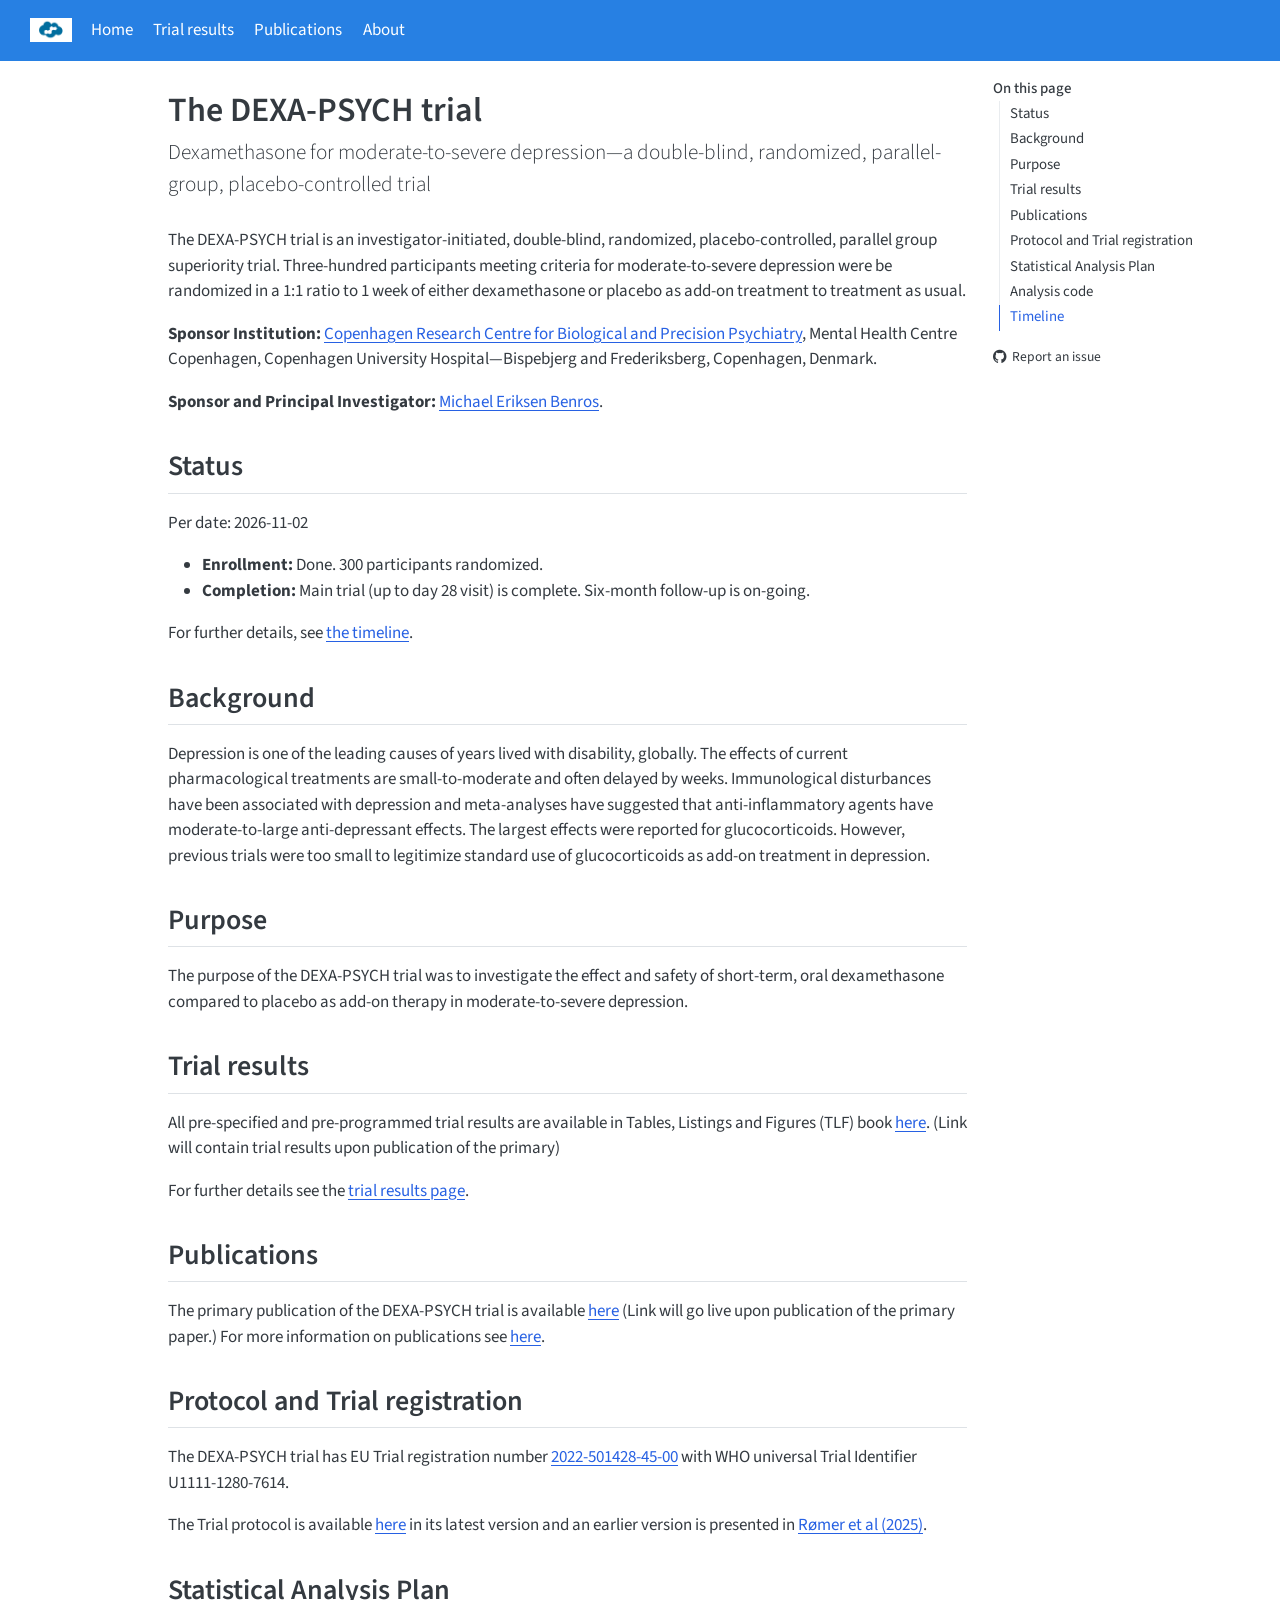
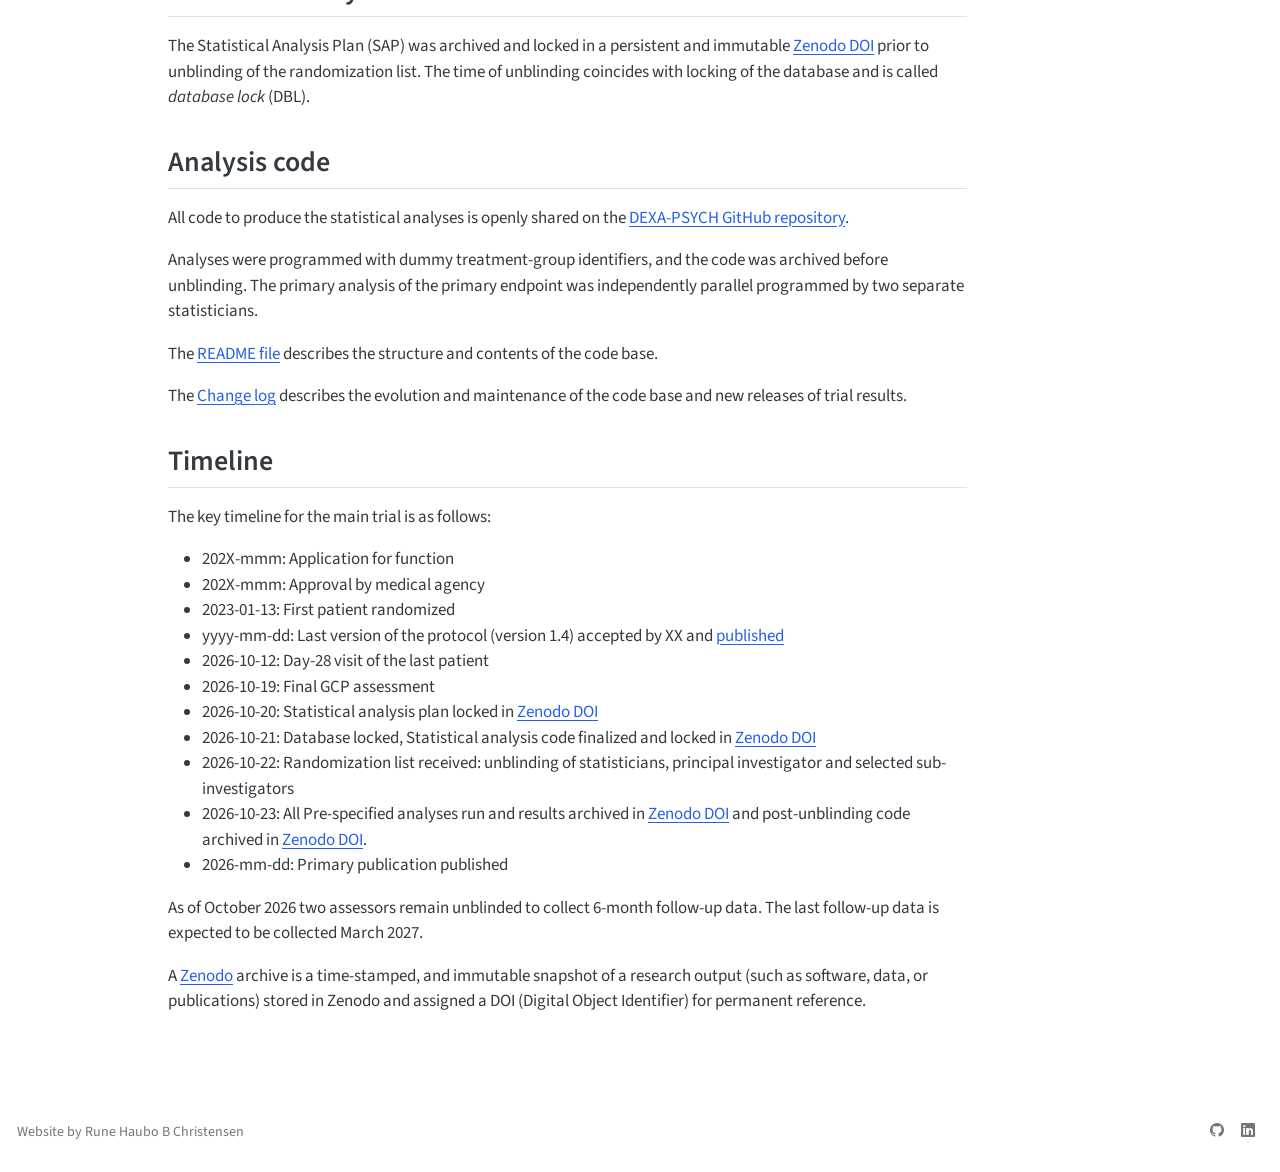
<file: docs/index.html>
<!DOCTYPE html>
<html xmlns="http://www.w3.org/1999/xhtml" lang="en" xml:lang="en"><head>

<meta charset="utf-8">
<meta name="generator" content="quarto-1.9.38">

<meta name="viewport" content="width=device-width, initial-scale=1.0, user-scalable=yes">


<title>The DEXA-PSYCH trial</title>
<style>
/* Default styles provided by pandoc.
** See https://pandoc.org/MANUAL.html#variables-for-html for config info.
*/
code{white-space: pre-wrap;}
span.smallcaps{font-variant: small-caps;}
div.columns{display: flex; gap: min(4vw, 1.5em);}
div.column{flex: auto; overflow-x: auto;}
div.hanging-indent{margin-left: 1.5em; text-indent: -1.5em;}
ul.task-list{list-style: none;}
ul.task-list li input[type="checkbox"] {
  width: 0.8em;
  margin: 0 0.8em 0.2em -1em; /* quarto-specific, see https://github.com/quarto-dev/quarto-cli/issues/4556 */ 
  vertical-align: middle;
}
</style>


<script src="site_libs/quarto-nav/quarto-nav.js"></script>
<script src="site_libs/quarto-nav/headroom.min.js"></script>
<script src="site_libs/clipboard/clipboard.min.js"></script>
<script src="site_libs/quarto-search/autocomplete.umd.js"></script>
<script src="site_libs/quarto-search/fuse.min.js"></script>
<script src="site_libs/quarto-search/quarto-search.js"></script>
<meta name="quarto:offset" content="./">
<link href="./dexa-psych-logo.png" rel="icon" type="image/png">
<script src="site_libs/quarto-html/quarto.js" type="module"></script>
<script src="site_libs/quarto-html/tabsets/tabsets.js" type="module"></script>
<script src="site_libs/quarto-html/popper.min.js"></script>
<script src="site_libs/quarto-html/tippy.umd.min.js"></script>
<script src="site_libs/quarto-html/anchor.min.js"></script>
<link href="site_libs/quarto-html/tippy.css" rel="stylesheet">
<link href="site_libs/quarto-html/quarto-syntax-highlighting-15634bcf2e68342d4ad2dfa704d543f6.css" rel="stylesheet" id="quarto-text-highlighting-styles">
<script src="site_libs/bootstrap/bootstrap.min.js"></script>
<link href="site_libs/bootstrap/bootstrap-icons.css" rel="stylesheet">
<link href="site_libs/bootstrap/bootstrap-ff38ca5759cea8d2b4e40dc1c167d4da.min.css" rel="stylesheet" append-hash="true" id="quarto-bootstrap" data-mode="light">
<script id="quarto-search-options" type="application/json">{
  "location": "navbar",
  "copy-button": false,
  "collapse-after": 3,
  "panel-placement": "end",
  "type": "overlay",
  "limit": 50,
  "keyboard-shortcut": [
    "f",
    "/",
    "s"
  ],
  "show-item-context": false,
  "language": {
    "search-no-results-text": "No results",
    "search-matching-documents-text": "matching documents",
    "search-copy-link-title": "Copy link to search",
    "search-hide-matches-text": "Hide additional matches",
    "search-more-match-text": "more match in this document",
    "search-more-matches-text": "more matches in this document",
    "search-clear-button-title": "Clear",
    "search-text-placeholder": "",
    "search-detached-cancel-button-title": "Cancel",
    "search-submit-button-title": "Submit",
    "search-label": "Search"
  }
}</script>


<link rel="stylesheet" href="styles.css">
</head>

<body class="nav-fixed quarto-light">

<div id="quarto-search-results"></div>
  <header id="quarto-header" class="headroom fixed-top">
    <nav class="navbar navbar-expand-lg " data-bs-theme="dark">
      <div class="navbar-container container-fluid">
      <div class="navbar-brand-container mx-auto">
    <a href="./index.html" class="navbar-brand navbar-brand-logo">
    <img src="./dexa-psych-logo.png" alt="" class="navbar-logo light-content">
    <img src="./dexa-psych-logo.png" alt="" class="navbar-logo dark-content">
    </a>
  </div>
          <button class="navbar-toggler" type="button" data-bs-toggle="collapse" data-bs-target="#navbarCollapse" aria-controls="navbarCollapse" role="menu" aria-expanded="false" aria-label="Toggle navigation" onclick="if (window.quartoToggleHeadroom) { window.quartoToggleHeadroom(); }">
  <span class="navbar-toggler-icon"></span>
</button>
          <div class="collapse navbar-collapse" id="navbarCollapse">
            <ul class="navbar-nav navbar-nav-scroll me-auto">
  <li class="nav-item">
    <a class="nav-link active" href="./index.html" aria-current="page"> 
<span class="menu-text">Home</span></a>
  </li>  
  <li class="nav-item">
    <a class="nav-link" href="./results.html"> 
<span class="menu-text">Trial results</span></a>
  </li>  
  <li class="nav-item">
    <a class="nav-link" href="./publications/publications.html"> 
<span class="menu-text">Publications</span></a>
  </li>  
  <li class="nav-item">
    <a class="nav-link" href="./about.html"> 
<span class="menu-text">About</span></a>
  </li>  
</ul>
          </div> <!-- /navcollapse -->
            <div class="quarto-navbar-tools">
</div>
      </div> <!-- /container-fluid -->
    </nav>
</header>
<!-- content -->
<div id="quarto-content" class="quarto-container page-columns page-rows-contents page-layout-article page-navbar">
<!-- sidebar -->
<!-- margin-sidebar -->
    <div id="quarto-margin-sidebar" class="sidebar margin-sidebar">
        <nav id="TOC" role="doc-toc" class="toc-active">
    <h2 id="toc-title">On this page</h2>
   
  <ul>
  <li><a href="#status" id="toc-status" class="nav-link active" data-scroll-target="#status">Status</a></li>
  <li><a href="#background" id="toc-background" class="nav-link" data-scroll-target="#background">Background</a></li>
  <li><a href="#purpose" id="toc-purpose" class="nav-link" data-scroll-target="#purpose">Purpose</a></li>
  <li><a href="#trial-results" id="toc-trial-results" class="nav-link" data-scroll-target="#trial-results">Trial results</a></li>
  <li><a href="#publications" id="toc-publications" class="nav-link" data-scroll-target="#publications">Publications</a></li>
  <li><a href="#protocol-and-trial-registration" id="toc-protocol-and-trial-registration" class="nav-link" data-scroll-target="#protocol-and-trial-registration">Protocol and Trial registration</a></li>
  <li><a href="#statistical-analysis-plan" id="toc-statistical-analysis-plan" class="nav-link" data-scroll-target="#statistical-analysis-plan">Statistical Analysis Plan</a></li>
  <li><a href="#analysis-code" id="toc-analysis-code" class="nav-link" data-scroll-target="#analysis-code">Analysis code</a></li>
  <li><a href="#sec-timeline" id="toc-sec-timeline" class="nav-link" data-scroll-target="#sec-timeline">Timeline</a></li>
  </ul>
<div class="toc-actions"><ul><li><a href="https://github.com/Biological-and-Precision-Psychiatry/DEXA-PSYCH/issues/new" class="toc-action"><i class="bi bi-github"></i>Report an issue</a></li></ul></div></nav>
    </div>
<!-- main -->
<main class="content" id="quarto-document-content">

<header id="title-block-header" class="quarto-title-block default">
<div class="quarto-title">
<h1 class="title">The DEXA-PSYCH trial</h1>
<p class="subtitle lead">Dexamethasone for moderate-to-severe depression—a double-blind, randomized, parallel-group, placebo-controlled trial</p>
</div>



<div class="quarto-title-meta">

    
  
    
  </div>
  


</header>


<p>The DEXA-PSYCH trial is an investigator-initiated, double-blind, randomized, placebo-controlled, parallel group superiority trial. Three-hundred participants meeting criteria for moderate-to-severe depression were be randomized in a 1:1 ratio to 1 week of either dexamethasone or placebo as add-on treatment to treatment as usual.</p>
<p><strong>Sponsor Institution:</strong> <a href="https://research.regionh.dk/en/organisations/copenhagen-research-centre-for-biological-and-precision-psychiatr/">Copenhagen Research Centre for Biological and Precision Psychiatry</a>, Mental Health Centre Copenhagen, Copenhagen University Hospital—Bispebjerg and Frederiksberg, Copenhagen, Denmark.</p>
<p><strong>Sponsor and Principal Investigator:</strong> <a href="./about.html#sponsor-and-principal-investigator">Michael Eriksen Benros</a>.</p>
<section id="status" class="level2">
<h2 class="anchored" data-anchor-id="status">Status</h2>
<p>Per date: 2026-11-02</p>
<ul>
<li><strong>Enrollment:</strong> Done. 300 participants randomized.</li>
<li><strong>Completion:</strong> Main trial (up to day 28 visit) is complete. Six-month follow-up is on-going.</li>
</ul>
<p>For further details, see <a href="#sec-timeline">the timeline</a>.</p>
</section>
<section id="background" class="level2">
<h2 class="anchored" data-anchor-id="background">Background</h2>
<p>Depression is one of the leading causes of years lived with disability, globally. The effects of current pharmacological treatments are small-to-moderate and often delayed by weeks. Immunological disturbances have been associated with depression and meta-analyses have suggested that anti-inflammatory agents have moderate-to-large anti-depressant effects. The largest effects were reported for glucocorticoids. However, previous trials were too small to legitimize standard use of glucocorticoids as add-on treatment in depression.</p>
</section>
<section id="purpose" class="level2">
<h2 class="anchored" data-anchor-id="purpose">Purpose</h2>
<p>The purpose of the DEXA-PSYCH trial was to investigate the effect and safety of short-term, oral dexamethasone compared to placebo as add-on therapy in moderate-to-severe depression.</p>
</section>
<section id="trial-results" class="level2">
<h2 class="anchored" data-anchor-id="trial-results">Trial results</h2>
<p>All pre-specified and pre-programmed trial results are available in Tables, Listings and Figures (TLF) book <a href="tlf-book-pp/latest/index.html">here</a>. (Link will contain trial results upon publication of the primary)</p>
<p>For further details see the <a href="./results.html">trial results page</a>.</p>
</section>
<section id="publications" class="level2">
<h2 class="anchored" data-anchor-id="publications">Publications</h2>
<p>The primary publication of the DEXA-PSYCH trial is available <a href="">here</a> (Link will go live upon publication of the primary paper.) For more information on publications see <a href="publications.qmd">here</a>.</p>
</section>
<section id="protocol-and-trial-registration" class="level2">
<h2 class="anchored" data-anchor-id="protocol-and-trial-registration">Protocol and Trial registration</h2>
<p>The DEXA-PSYCH trial has EU Trial registration number <a href="https://euclinicaltrials.eu/ctis-public/view/2022-501428-45-00?lang=en">2022-501428-45-00</a> with WHO universal Trial Identifier U1111-1280-7614.</p>
<p>The Trial protocol is available <a href="https://euclinicaltrials.eu/ctis-public/view/2022-501428-45-00?lang=en">here</a> in its latest version and an earlier version is presented in <a href="https://doi.org/10.1186/s13063-025-08989-2">Rømer et al (2025)</a>.</p>
</section>
<section id="statistical-analysis-plan" class="level2">
<h2 class="anchored" data-anchor-id="statistical-analysis-plan">Statistical Analysis Plan</h2>
<p>The Statistical Analysis Plan (SAP) was archived and locked in a persistent and immutable <a href="https://doi.org/10.5281/zenodo.23343482">Zenodo DOI</a> prior to unblinding of the randomization list. The time of unblinding coincides with locking of the database and is called <em>database lock</em> (DBL).</p>
</section>
<section id="analysis-code" class="level2">
<h2 class="anchored" data-anchor-id="analysis-code">Analysis code</h2>
<p>All code to produce the statistical analyses is openly shared on the <a href="https://github.com/Biological-and-Precision-Psychiatry/DEXA-PSYCH">DEXA-PSYCH GitHub repository</a>.</p>
<p>Analyses were programmed with dummy treatment-group identifiers, and the code was archived before unblinding. The primary analysis of the primary endpoint was independently parallel programmed by two separate statisticians.</p>
<p>The <a href="https://github.com/Biological-and-Precision-Psychiatry/DEXA-PSYCH/blob/main/README.md">README file</a> describes the structure and contents of the code base.</p>
<p>The <a href="https://github.com/Biological-and-Precision-Psychiatry/DEXA-PSYCH/blob/main/CHANGELOG.md">Change log</a> describes the evolution and maintenance of the code base and new releases of trial results.</p>
</section>
<section id="sec-timeline" class="level2">
<h2 class="anchored" data-anchor-id="sec-timeline">Timeline</h2>
<p>The key timeline for the main trial is as follows:</p>
<ul>
<li>202X-mmm: Application for function</li>
<li>202X-mmm: Approval by medical agency</li>
<li>2023-01-13: First patient randomized</li>
<li>yyyy-mm-dd: Last version of the protocol (version 1.4) accepted by XX and <a href="https://euclinicaltrials.eu/ctis-public/view/2022-501428-45-00?lang=en">published</a></li>
<li>2026-10-12: Day-28 visit of the last patient</li>
<li>2026-10-19: Final GCP assessment</li>
<li>2026-10-20: Statistical analysis plan locked in <a href="https://doi.org/10.5281/zenodo.23343482">Zenodo DOI</a></li>
<li>2026-10-21: Database locked, Statistical analysis code finalized and locked in <a href="https://doi.org/10.5281/zenodo.23341773">Zenodo DOI</a></li>
<li>2026-10-22: Randomization list received: unblinding of statisticians, principal investigator and selected sub-investigators</li>
<li>2026-10-23: All Pre-specified analyses run and results archived in <a href="https://doi.org/10.5281/zenodo.23350243">Zenodo DOI</a> and post-unblinding code archived in <a href="https://doi.org/10.5281/zenodo.23587985">Zenodo DOI</a>.</li>
<li>2026-mm-dd: Primary publication published</li>
</ul>
<p>As of October 2026 two assessors remain unblinded to collect 6-month follow-up data. The last follow-up data is expected to be collected March 2027.</p>
<p>A <a href="https://zenodo.org/">Zenodo</a> archive is a time-stamped, and immutable snapshot of a research output (such as software, data, or publications) stored in Zenodo and assigned a DOI (Digital Object Identifier) for permanent reference.</p>


</section>

</main> <!-- /main -->
<script id="quarto-html-after-body" type="application/javascript">
  window.document.addEventListener("DOMContentLoaded", function (event) {
    const icon = "";
    const anchorJS = new window.AnchorJS();
    anchorJS.options = {
      placement: 'right',
      icon: icon
    };
    anchorJS.add('.anchored');
    const isCodeAnnotation = (el) => {
      for (const clz of el.classList) {
        if (clz.startsWith('code-annotation-')) {                     
          return true;
        }
      }
      return false;
    }
    const onCopySuccess = function(e) {
      // button target
      const button = e.trigger;
      // don't keep focus
      button.blur();
      // flash "checked"
      button.classList.add('code-copy-button-checked');
      var currentTitle = button.getAttribute("title");
      button.setAttribute("title", "Copied!");
      let tooltip;
      if (window.bootstrap) {
        button.setAttribute("data-bs-toggle", "tooltip");
        button.setAttribute("data-bs-placement", "left");
        button.setAttribute("data-bs-title", "Copied!");
        tooltip = new bootstrap.Tooltip(button, 
          { trigger: "manual", 
            customClass: "code-copy-button-tooltip",
            offset: [0, -8]});
        tooltip.show();    
      }
      setTimeout(function() {
        if (tooltip) {
          tooltip.hide();
          button.removeAttribute("data-bs-title");
          button.removeAttribute("data-bs-toggle");
          button.removeAttribute("data-bs-placement");
        }
        button.setAttribute("title", currentTitle);
        button.classList.remove('code-copy-button-checked');
      }, 1000);
      // clear code selection
      e.clearSelection();
    }
    const getTextToCopy = function(trigger) {
      const outerScaffold = trigger.parentElement.cloneNode(true);
      const codeEl = outerScaffold.querySelector('code');
      for (const childEl of codeEl.children) {
        if (isCodeAnnotation(childEl)) {
          childEl.remove();
        }
      }
      return codeEl.innerText;
    }
    const clipboard = new window.ClipboardJS('.code-copy-button:not([data-in-quarto-modal])', {
      text: getTextToCopy
    });
    clipboard.on('success', onCopySuccess);
    if (window.document.getElementById('quarto-embedded-source-code-modal')) {
      const clipboardModal = new window.ClipboardJS('.code-copy-button[data-in-quarto-modal]', {
        text: getTextToCopy,
        container: window.document.getElementById('quarto-embedded-source-code-modal')
      });
      clipboardModal.on('success', onCopySuccess);
    }
      var localhostRegex = new RegExp(/^(?:http|https):\/\/localhost\:?[0-9]*\//);
      var mailtoRegex = new RegExp(/^mailto:/);
        var filterRegex = new RegExp('/' + window.location.host + '/');
      var isInternal = (href) => {
          return filterRegex.test(href) || localhostRegex.test(href) || mailtoRegex.test(href);
      }
      // Inspect non-navigation links and adorn them if external
     var links = window.document.querySelectorAll('a[href]:not(.nav-link):not(.navbar-brand):not(.toc-action):not(.sidebar-link):not(.sidebar-item-toggle):not(.pagination-link):not(.no-external):not([aria-hidden]):not(.dropdown-item):not(.quarto-navigation-tool):not(.about-link)');
      for (var i=0; i<links.length; i++) {
        const link = links[i];
        if (!isInternal(link.href)) {
          // undo the damage that might have been done by quarto-nav.js in the case of
          // links that we want to consider external
          if (link.dataset.originalHref !== undefined) {
            link.href = link.dataset.originalHref;
          }
        }
      }
    function tippyHover(el, contentFn, onTriggerFn, onUntriggerFn) {
      const config = {
        allowHTML: true,
        maxWidth: 500,
        delay: 100,
        arrow: false,
        appendTo: function(el) {
            return el.parentElement;
        },
        interactive: true,
        interactiveBorder: 10,
        theme: 'quarto',
        placement: 'bottom-start',
      };
      if (contentFn) {
        config.content = contentFn;
      }
      if (onTriggerFn) {
        config.onTrigger = onTriggerFn;
      }
      if (onUntriggerFn) {
        config.onUntrigger = onUntriggerFn;
      }
      window.tippy(el, config); 
    }
    const noterefs = window.document.querySelectorAll('a[role="doc-noteref"]');
    for (var i=0; i<noterefs.length; i++) {
      const ref = noterefs[i];
      tippyHover(ref, function() {
        // use id or data attribute instead here
        let href = ref.getAttribute('data-footnote-href') || ref.getAttribute('href');
        try { href = new URL(href).hash; } catch {}
        const id = href.replace(/^#\/?/, "");
        const note = window.document.getElementById(id);
        if (note) {
          return note.innerHTML;
        } else {
          return "";
        }
      });
    }
    const xrefs = window.document.querySelectorAll('a.quarto-xref');
    const processXRef = (id, note) => {
      // Strip column container classes
      const stripColumnClz = (el) => {
        el.classList.remove("page-full", "page-columns");
        if (el.children) {
          for (const child of el.children) {
            stripColumnClz(child);
          }
        }
      }
      stripColumnClz(note)
      if (id === null || id.startsWith('sec-')) {
        // Special case sections, only their first couple elements
        const container = document.createElement("div");
        if (note.children && note.children.length > 2) {
          container.appendChild(note.children[0].cloneNode(true));
          for (let i = 1; i < note.children.length; i++) {
            const child = note.children[i];
            if (child.tagName === "P" && child.innerText === "") {
              continue;
            } else {
              container.appendChild(child.cloneNode(true));
              break;
            }
          }
          if (window.Quarto?.typesetMath) {
            window.Quarto.typesetMath(container);
          }
          return container.innerHTML
        } else {
          if (window.Quarto?.typesetMath) {
            window.Quarto.typesetMath(note);
          }
          return note.innerHTML;
        }
      } else {
        // Remove any anchor links if they are present
        const anchorLink = note.querySelector('a.anchorjs-link');
        if (anchorLink) {
          anchorLink.remove();
        }
        if (window.Quarto?.typesetMath) {
          window.Quarto.typesetMath(note);
        }
        if (note.classList.contains("callout")) {
          return note.outerHTML;
        } else {
          return note.innerHTML;
        }
      }
    }
    for (var i=0; i<xrefs.length; i++) {
      const xref = xrefs[i];
      tippyHover(xref, undefined, function(instance) {
        instance.disable();
        let url = xref.getAttribute('href');
        let hash = undefined; 
        if (url.startsWith('#')) {
          hash = url;
        } else {
          try { hash = new URL(url).hash; } catch {}
        }
        if (hash) {
          const id = hash.replace(/^#\/?/, "");
          const note = window.document.getElementById(id);
          if (note !== null) {
            try {
              const html = processXRef(id, note.cloneNode(true));
              instance.setContent(html);
            } finally {
              instance.enable();
              instance.show();
            }
          } else {
            // See if we can fetch this
            fetch(url.split('#')[0])
            .then(res => res.text())
            .then(html => {
              const parser = new DOMParser();
              const htmlDoc = parser.parseFromString(html, "text/html");
              const note = htmlDoc.getElementById(id);
              if (note !== null) {
                const html = processXRef(id, note);
                instance.setContent(html);
              } 
            }).finally(() => {
              instance.enable();
              instance.show();
            });
          }
        } else {
          // See if we can fetch a full url (with no hash to target)
          // This is a special case and we should probably do some content thinning / targeting
          fetch(url)
          .then(res => res.text())
          .then(html => {
            const parser = new DOMParser();
            const htmlDoc = parser.parseFromString(html, "text/html");
            const note = htmlDoc.querySelector('main.content');
            if (note !== null) {
              // This should only happen for chapter cross references
              // (since there is no id in the URL)
              // remove the first header
              if (note.children.length > 0 && note.children[0].tagName === "HEADER") {
                note.children[0].remove();
              }
              const html = processXRef(null, note);
              instance.setContent(html);
            } 
          }).finally(() => {
            instance.enable();
            instance.show();
          });
        }
      }, function(instance) {
      });
    }
        let selectedAnnoteEl;
        const selectorForAnnotation = ( cell, annotation) => {
          let cellAttr = 'data-code-cell="' + cell + '"';
          let lineAttr = 'data-code-annotation="' +  annotation + '"';
          const selector = 'span[' + cellAttr + '][' + lineAttr + ']';
          return selector;
        }
        const selectCodeLines = (annoteEl) => {
          const doc = window.document;
          const targetCell = annoteEl.getAttribute("data-target-cell");
          const targetAnnotation = annoteEl.getAttribute("data-target-annotation");
          const annoteSpan = window.document.querySelector(selectorForAnnotation(targetCell, targetAnnotation));
          const lines = annoteSpan.getAttribute("data-code-lines").split(",");
          const lineIds = lines.map((line) => {
            return targetCell + "-" + line;
          })
          let top = null;
          let height = null;
          let parent = null;
          if (lineIds.length > 0) {
              //compute the position of the single el (top and bottom and make a div)
              const el = window.document.getElementById(lineIds[0]);
              top = el.offsetTop;
              height = el.offsetHeight;
              parent = el.parentElement.parentElement;
            if (lineIds.length > 1) {
              const lastEl = window.document.getElementById(lineIds[lineIds.length - 1]);
              const bottom = lastEl.offsetTop + lastEl.offsetHeight;
              height = bottom - top;
            }
            if (top !== null && height !== null && parent !== null) {
              // cook up a div (if necessary) and position it 
              let div = window.document.getElementById("code-annotation-line-highlight");
              if (div === null) {
                div = window.document.createElement("div");
                div.setAttribute("id", "code-annotation-line-highlight");
                div.style.position = 'absolute';
                parent.appendChild(div);
              }
              div.style.top = top - 2 + "px";
              div.style.height = height + 4 + "px";
              div.style.left = 0;
              let gutterDiv = window.document.getElementById("code-annotation-line-highlight-gutter");
              if (gutterDiv === null) {
                gutterDiv = window.document.createElement("div");
                gutterDiv.setAttribute("id", "code-annotation-line-highlight-gutter");
                gutterDiv.style.position = 'absolute';
                const codeCell = window.document.getElementById(targetCell);
                const gutter = codeCell.querySelector('.code-annotation-gutter');
                gutter.appendChild(gutterDiv);
              }
              gutterDiv.style.top = top - 2 + "px";
              gutterDiv.style.height = height + 4 + "px";
            }
            selectedAnnoteEl = annoteEl;
          }
        };
        const unselectCodeLines = () => {
          const elementsIds = ["code-annotation-line-highlight", "code-annotation-line-highlight-gutter"];
          elementsIds.forEach((elId) => {
            const div = window.document.getElementById(elId);
            if (div) {
              div.remove();
            }
          });
          selectedAnnoteEl = undefined;
        };
          // Handle positioning of the toggle
      window.addEventListener(
        "resize",
        throttle(() => {
          elRect = undefined;
          if (selectedAnnoteEl) {
            selectCodeLines(selectedAnnoteEl);
          }
        }, 10)
      );
      function throttle(fn, ms) {
      let throttle = false;
      let timer;
        return (...args) => {
          if(!throttle) { // first call gets through
              fn.apply(this, args);
              throttle = true;
          } else { // all the others get throttled
              if(timer) clearTimeout(timer); // cancel #2
              timer = setTimeout(() => {
                fn.apply(this, args);
                timer = throttle = false;
              }, ms);
          }
        };
      }
        // Attach click handler to the DT
        const annoteDls = window.document.querySelectorAll('dt[data-target-cell]');
        for (const annoteDlNode of annoteDls) {
          annoteDlNode.addEventListener('click', (event) => {
            const clickedEl = event.target;
            if (clickedEl !== selectedAnnoteEl) {
              unselectCodeLines();
              const activeEl = window.document.querySelector('dt[data-target-cell].code-annotation-active');
              if (activeEl) {
                activeEl.classList.remove('code-annotation-active');
              }
              selectCodeLines(clickedEl);
              clickedEl.classList.add('code-annotation-active');
            } else {
              // Unselect the line
              unselectCodeLines();
              clickedEl.classList.remove('code-annotation-active');
            }
          });
        }
    const findCites = (el) => {
      const parentEl = el.parentElement;
      if (parentEl) {
        const cites = parentEl.dataset.cites;
        if (cites) {
          return {
            el,
            cites: cites.split(' ')
          };
        } else {
          return findCites(el.parentElement)
        }
      } else {
        return undefined;
      }
    };
    var bibliorefs = window.document.querySelectorAll('a[role="doc-biblioref"]');
    for (var i=0; i<bibliorefs.length; i++) {
      const ref = bibliorefs[i];
      const citeInfo = findCites(ref);
      if (citeInfo) {
        tippyHover(citeInfo.el, function() {
          var popup = window.document.createElement('div');
          citeInfo.cites.forEach(function(cite) {
            var citeDiv = window.document.createElement('div');
            citeDiv.classList.add('hanging-indent');
            citeDiv.classList.add('csl-entry');
            var biblioDiv = window.document.getElementById('ref-' + cite);
            if (biblioDiv) {
              citeDiv.innerHTML = biblioDiv.innerHTML;
            }
            popup.appendChild(citeDiv);
          });
          return popup.innerHTML;
        });
      }
    }
  });
  </script>
</div> <!-- /content -->
<footer class="footer">
  <div class="nav-footer">
    <div class="nav-footer-left">
<p>Website by Rune Haubo B Christensen</p>
</div>   
    <div class="nav-footer-center">
      &nbsp;
    <div class="toc-actions d-sm-block d-md-none"><ul><li><a href="https://github.com/Biological-and-Precision-Psychiatry/DEXA-PSYCH/issues/new" class="toc-action"><i class="bi bi-github"></i>Report an issue</a></li></ul></div></div>
    <div class="nav-footer-right">
      <ul class="footer-items list-unstyled">
    <li class="nav-item compact">
    <a class="nav-link" href="https://github.com/Biological-and-Precision-Psychiatry">
      <i class="bi bi-github" role="img">
</i> 
    </a>
  </li>  
    <li class="nav-item compact">
    <a class="nav-link" href="https://dk.linkedin.com/company/copenhagen-biological-and-precision-psychiatry">
      <i class="bi bi-linkedin" role="img">
</i> 
    </a>
  </li>  
</ul>
    </div>
  </div>
</footer>




</body></html>
</file>
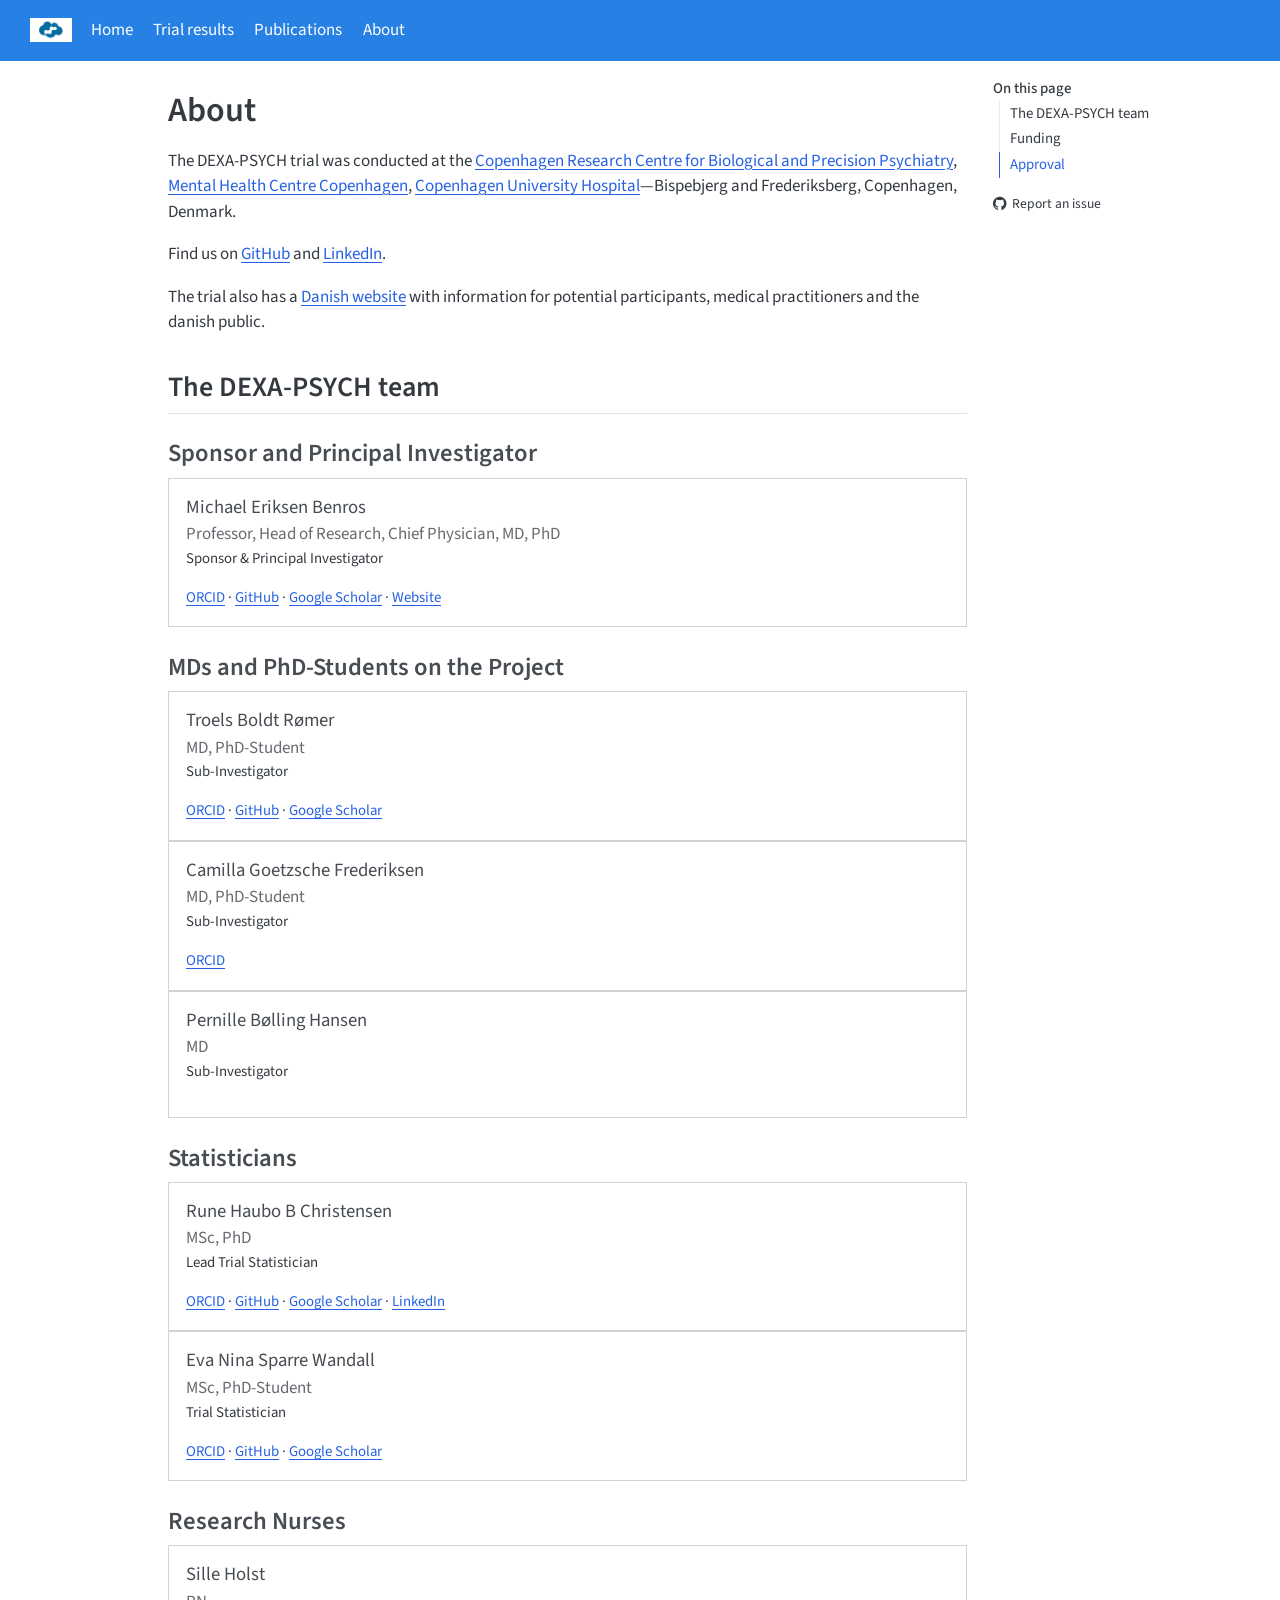
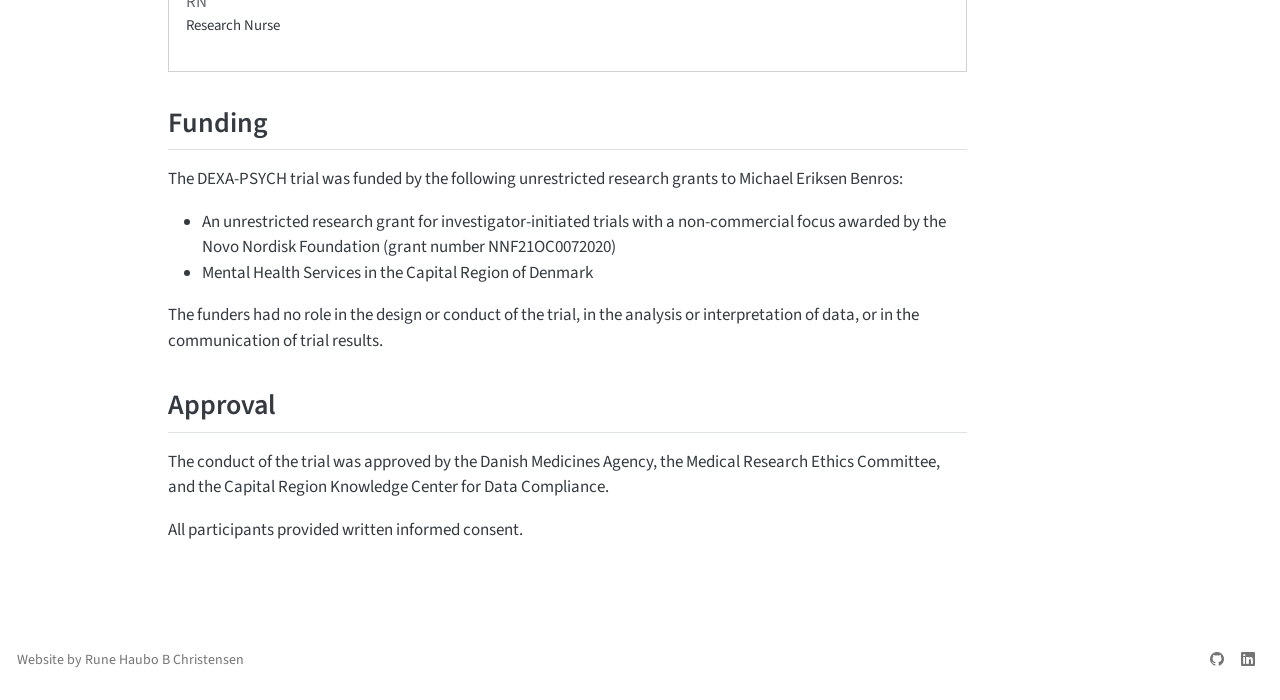
<file: docs/about.html>
<!DOCTYPE html>
<html xmlns="http://www.w3.org/1999/xhtml" lang="en" xml:lang="en"><head>

<meta charset="utf-8">
<meta name="generator" content="quarto-1.9.38">

<meta name="viewport" content="width=device-width, initial-scale=1.0, user-scalable=yes">


<title>About</title>
<style>
/* Default styles provided by pandoc.
** See https://pandoc.org/MANUAL.html#variables-for-html for config info.
*/
code{white-space: pre-wrap;}
span.smallcaps{font-variant: small-caps;}
div.columns{display: flex; gap: min(4vw, 1.5em);}
div.column{flex: auto; overflow-x: auto;}
div.hanging-indent{margin-left: 1.5em; text-indent: -1.5em;}
ul.task-list{list-style: none;}
ul.task-list li input[type="checkbox"] {
  width: 0.8em;
  margin: 0 0.8em 0.2em -1em; /* quarto-specific, see https://github.com/quarto-dev/quarto-cli/issues/4556 */ 
  vertical-align: middle;
}
</style>


<script src="site_libs/quarto-nav/quarto-nav.js"></script>
<script src="site_libs/quarto-nav/headroom.min.js"></script>
<script src="site_libs/clipboard/clipboard.min.js"></script>
<script src="site_libs/quarto-search/autocomplete.umd.js"></script>
<script src="site_libs/quarto-search/fuse.min.js"></script>
<script src="site_libs/quarto-search/quarto-search.js"></script>
<meta name="quarto:offset" content="./">
<link href="./dexa-psych-logo.png" rel="icon" type="image/png">
<script src="site_libs/quarto-html/quarto.js" type="module"></script>
<script src="site_libs/quarto-html/tabsets/tabsets.js" type="module"></script>
<script src="site_libs/quarto-html/popper.min.js"></script>
<script src="site_libs/quarto-html/tippy.umd.min.js"></script>
<script src="site_libs/quarto-html/anchor.min.js"></script>
<link href="site_libs/quarto-html/tippy.css" rel="stylesheet">
<link href="site_libs/quarto-html/quarto-syntax-highlighting-15634bcf2e68342d4ad2dfa704d543f6.css" rel="stylesheet" id="quarto-text-highlighting-styles">
<script src="site_libs/bootstrap/bootstrap.min.js"></script>
<link href="site_libs/bootstrap/bootstrap-icons.css" rel="stylesheet">
<link href="site_libs/bootstrap/bootstrap-ff38ca5759cea8d2b4e40dc1c167d4da.min.css" rel="stylesheet" append-hash="true" id="quarto-bootstrap" data-mode="light">
<script id="quarto-search-options" type="application/json">{
  "location": "navbar",
  "copy-button": false,
  "collapse-after": 3,
  "panel-placement": "end",
  "type": "overlay",
  "limit": 50,
  "keyboard-shortcut": [
    "f",
    "/",
    "s"
  ],
  "show-item-context": false,
  "language": {
    "search-no-results-text": "No results",
    "search-matching-documents-text": "matching documents",
    "search-copy-link-title": "Copy link to search",
    "search-hide-matches-text": "Hide additional matches",
    "search-more-match-text": "more match in this document",
    "search-more-matches-text": "more matches in this document",
    "search-clear-button-title": "Clear",
    "search-text-placeholder": "",
    "search-detached-cancel-button-title": "Cancel",
    "search-submit-button-title": "Submit",
    "search-label": "Search"
  }
}</script>


<link rel="stylesheet" href="styles.css">
</head>

<body class="nav-fixed quarto-light">

<div id="quarto-search-results"></div>
  <header id="quarto-header" class="headroom fixed-top">
    <nav class="navbar navbar-expand-lg " data-bs-theme="dark">
      <div class="navbar-container container-fluid">
      <div class="navbar-brand-container mx-auto">
    <a href="./index.html" class="navbar-brand navbar-brand-logo">
    <img src="./dexa-psych-logo.png" alt="" class="navbar-logo light-content">
    <img src="./dexa-psych-logo.png" alt="" class="navbar-logo dark-content">
    </a>
  </div>
          <button class="navbar-toggler" type="button" data-bs-toggle="collapse" data-bs-target="#navbarCollapse" aria-controls="navbarCollapse" role="menu" aria-expanded="false" aria-label="Toggle navigation" onclick="if (window.quartoToggleHeadroom) { window.quartoToggleHeadroom(); }">
  <span class="navbar-toggler-icon"></span>
</button>
          <div class="collapse navbar-collapse" id="navbarCollapse">
            <ul class="navbar-nav navbar-nav-scroll me-auto">
  <li class="nav-item">
    <a class="nav-link" href="./index.html"> 
<span class="menu-text">Home</span></a>
  </li>  
  <li class="nav-item">
    <a class="nav-link" href="./results.html"> 
<span class="menu-text">Trial results</span></a>
  </li>  
  <li class="nav-item">
    <a class="nav-link" href="./publications/publications.html"> 
<span class="menu-text">Publications</span></a>
  </li>  
  <li class="nav-item">
    <a class="nav-link active" href="./about.html" aria-current="page"> 
<span class="menu-text">About</span></a>
  </li>  
</ul>
          </div> <!-- /navcollapse -->
            <div class="quarto-navbar-tools">
</div>
      </div> <!-- /container-fluid -->
    </nav>
</header>
<!-- content -->
<div id="quarto-content" class="quarto-container page-columns page-rows-contents page-layout-article page-navbar">
<!-- sidebar -->
<!-- margin-sidebar -->
    <div id="quarto-margin-sidebar" class="sidebar margin-sidebar">
        <nav id="TOC" role="doc-toc" class="toc-active">
    <h2 id="toc-title">On this page</h2>
   
  <ul>
  <li><a href="#the-dexa-psych-team" id="toc-the-dexa-psych-team" class="nav-link active" data-scroll-target="#the-dexa-psych-team">The DEXA-PSYCH team</a>
  <ul class="collapse">
  <li><a href="#sponsor-and-principal-investigator" id="toc-sponsor-and-principal-investigator" class="nav-link" data-scroll-target="#sponsor-and-principal-investigator">Sponsor and Principal Investigator</a></li>
  <li><a href="#mds-and-phd-students-on-the-project" id="toc-mds-and-phd-students-on-the-project" class="nav-link" data-scroll-target="#mds-and-phd-students-on-the-project">MDs and PhD-Students on the Project</a></li>
  <li><a href="#statisticians" id="toc-statisticians" class="nav-link" data-scroll-target="#statisticians">Statisticians</a></li>
  <li><a href="#research-nurses" id="toc-research-nurses" class="nav-link" data-scroll-target="#research-nurses">Research Nurses</a></li>
  </ul></li>
  <li><a href="#funding" id="toc-funding" class="nav-link" data-scroll-target="#funding">Funding</a></li>
  <li><a href="#approval" id="toc-approval" class="nav-link" data-scroll-target="#approval">Approval</a></li>
  </ul>
<div class="toc-actions"><ul><li><a href="https://github.com/Biological-and-Precision-Psychiatry/DEXA-PSYCH/issues/new" class="toc-action"><i class="bi bi-github"></i>Report an issue</a></li></ul></div></nav>
    </div>
<!-- main -->
<main class="content" id="quarto-document-content">

<header id="title-block-header" class="quarto-title-block default">
<div class="quarto-title">
<h1 class="title">About</h1>
</div>



<div class="quarto-title-meta">

    
  
    
  </div>
  


</header>


<p>The DEXA-PSYCH trial was conducted at the <a href="https://research.regionh.dk/en/organisations/copenhagen-research-centre-for-biological-and-precision-psychiatr/">Copenhagen Research Centre for Biological and Precision Psychiatry</a>, <a href="https://research.regionh.dk/en/organisations/psykiatrisk-center-k%C3%B8benhavn-bfh/organisations/">Mental Health Centre Copenhagen</a>, <a href="https://research.regionh.dk/en/">Copenhagen University Hospital</a>—Bispebjerg and Frederiksberg, Copenhagen, Denmark.</p>
<p>Find us on <a href="https://github.com/Biological-and-Precision-Psychiatry">GitHub</a> and <a href="https://dk.linkedin.com/company/copenhagen-biological-and-precision-psychiatry">LinkedIn</a>.</p>
<p>The trial also has a <a href="https://www.psykiatri-regionh.dk/dexa-psych/Sider/default.aspx">Danish website</a> with information for potential participants, medical practitioners and the danish public.</p>
<!-- The trial was lead by sponsor and principal investigator [Michael Eriksen Benros](https://research.regionh.dk/en/persons/michael-eriksen-benros/). -->
<section id="the-dexa-psych-team" class="level2">
<h2 class="anchored" data-anchor-id="the-dexa-psych-team">The DEXA-PSYCH team</h2>
<!-- **Sponsor and Principal Investigator:**  [Michael Eriksen Benros](https://research.regionh.dk/en/persons/michael-eriksen-benros/) -->
<section id="sponsor-and-principal-investigator" class="level3">
<h3 class="anchored" data-anchor-id="sponsor-and-principal-investigator">Sponsor and Principal Investigator</h3>
<div class="row row-cols-1 row-cols-md-2 row-cols-lg-3 g-4">
<div class="col">
<div class="card h-100">
<div class="card-body">
<h5 class="card-title anchored">
Michael Eriksen Benros
</h5>
<p class="card-subtitle text-muted">
Professor, Head of Research, Chief Physician, MD, PhD
</p>
<p class="card-text small">
Sponsor &amp; Principal Investigator
</p>
<p class="card-text small">
<a href="https://orcid.org/0000-0003-4939-9465">ORCID</a> · <a href="https://github.com/MichaelBenros">GitHub</a> · <a href="https://scholar.google.com/citations?user=AbCdEfGhIjK">Google Scholar</a> · <a href="https://research.regionh.dk/en/persons/michael-eriksen-benros/">Website</a>
</p>
</div>
</div>
</div>
</div>
</section>
<section id="mds-and-phd-students-on-the-project" class="level3">
<h3 class="anchored" data-anchor-id="mds-and-phd-students-on-the-project">MDs and PhD-Students on the Project</h3>
<div class="row row-cols-1 row-cols-md-2 row-cols-lg-3 g-4">
<div class="col">
<div class="card h-100">
<div class="card-body">
<h5 class="card-title anchored">
Troels Boldt Rømer
</h5>
<p class="card-subtitle text-muted">
MD, PhD-Student
</p>
<p class="card-text small">
Sub-Investigator
</p>
<p class="card-text small">
<a href="https://orcid.org/0000-0002-0832-2667">ORCID</a> · <a href="https://github.com/TroelsRomer">GitHub</a> · <a href="https://scholar.google.com/citations?user=Axf2x-EAAAAJ&amp;hl">Google Scholar</a>
</p>
</div>
</div>
</div>
<div class="col">
<div class="card h-100">
<div class="card-body">
<h5 class="card-title anchored">
Camilla Goetzsche Frederiksen
</h5>
<p class="card-subtitle text-muted">
MD, PhD-Student
</p>
<p class="card-text small">
Sub-Investigator
</p>
<p class="card-text small">
<a href="https://orcid.org/0000-0002-4475-7617">ORCID</a>
</p>
</div>
</div>
</div>
<div class="col">
<div class="card h-100">
<div class="card-body">
<h5 class="card-title anchored">
Pernille Bølling Hansen
</h5>
<p class="card-subtitle text-muted">
MD
</p>
<p class="card-text small">
Sub-Investigator
</p>
<p class="card-text small">
</p>
</div>
</div>
</div>
</div>
</section>
<section id="statisticians" class="level3">
<h3 class="anchored" data-anchor-id="statisticians">Statisticians</h3>
<div class="row row-cols-1 row-cols-md-2 row-cols-lg-3 g-4">
<div class="col">
<div class="card h-100">
<div class="card-body">
<h5 class="card-title anchored">
Rune Haubo B Christensen
</h5>
<p class="card-subtitle text-muted">
MSc, PhD
</p>
<p class="card-text small">
Lead Trial Statistician
</p>
<p class="card-text small">
<a href="https://orcid.org/0000-0002-4494-3399">ORCID</a> · <a href="https://github.com/runehaubo">GitHub</a> · <a href="https://scholar.google.com/citations?user=Bdq1FoIAAAAJ&amp;hl">Google Scholar</a> · <a href="https://www.linkedin.com/in/rune-haubo-b-christensen-5654384">LinkedIn</a>
</p>
</div>
</div>
</div>
<div class="col">
<div class="card h-100">
<div class="card-body">
<h5 class="card-title anchored">
Eva Nina Sparre Wandall
</h5>
<p class="card-subtitle text-muted">
MSc, PhD-Student
</p>
<p class="card-text small">
Trial Statistician
</p>
<p class="card-text small">
<a href="https://orcid.org/0009-0008-1745-6027">ORCID</a> · <a href="https://github.com/evaninawandall">GitHub</a> · <a href="https://scholar.google.com/citations?user=a-APcdoAAAAJ&amp;hl">Google Scholar</a>
</p>
</div>
</div>
</div>
</div>
</section>
<section id="research-nurses" class="level3">
<h3 class="anchored" data-anchor-id="research-nurses">Research Nurses</h3>
<div class="row row-cols-1 row-cols-md-2 row-cols-lg-3 g-4">
<div class="col">
<div class="card h-100">
<div class="card-body">
<h5 class="card-title anchored">
Sille Holst
</h5>
<p class="card-subtitle text-muted">
RN
</p>
<p class="card-text small">
Research Nurse
</p>
<p class="card-text small">
</p>
</div>
</div>
</div>
</div>
</section>
</section>
<section id="funding" class="level2">
<h2 class="anchored" data-anchor-id="funding">Funding</h2>
<p>The DEXA-PSYCH trial was funded by the following unrestricted research grants to Michael Eriksen Benros:</p>
<ul>
<li>An unrestricted research grant for investigator-initiated trials with a non-commercial focus awarded by the Novo Nordisk Foundation (grant number NNF21OC0072020)</li>
<li>Mental Health Services in the Capital Region of Denmark</li>
</ul>
<p>The funders had no role in the design or conduct of the trial, in the analysis or interpretation of data, or in the communication of trial results.</p>
</section>
<section id="approval" class="level2">
<h2 class="anchored" data-anchor-id="approval">Approval</h2>
<p>The conduct of the trial was approved by the Danish Medicines Agency, the Medical Research Ethics Committee, and the Capital Region Knowledge Center for Data Compliance.</p>
<p>All participants provided written informed consent.</p>


</section>

</main> <!-- /main -->
<script id="quarto-html-after-body" type="application/javascript">
  window.document.addEventListener("DOMContentLoaded", function (event) {
    const icon = "";
    const anchorJS = new window.AnchorJS();
    anchorJS.options = {
      placement: 'right',
      icon: icon
    };
    anchorJS.add('.anchored');
    const isCodeAnnotation = (el) => {
      for (const clz of el.classList) {
        if (clz.startsWith('code-annotation-')) {                     
          return true;
        }
      }
      return false;
    }
    const onCopySuccess = function(e) {
      // button target
      const button = e.trigger;
      // don't keep focus
      button.blur();
      // flash "checked"
      button.classList.add('code-copy-button-checked');
      var currentTitle = button.getAttribute("title");
      button.setAttribute("title", "Copied!");
      let tooltip;
      if (window.bootstrap) {
        button.setAttribute("data-bs-toggle", "tooltip");
        button.setAttribute("data-bs-placement", "left");
        button.setAttribute("data-bs-title", "Copied!");
        tooltip = new bootstrap.Tooltip(button, 
          { trigger: "manual", 
            customClass: "code-copy-button-tooltip",
            offset: [0, -8]});
        tooltip.show();    
      }
      setTimeout(function() {
        if (tooltip) {
          tooltip.hide();
          button.removeAttribute("data-bs-title");
          button.removeAttribute("data-bs-toggle");
          button.removeAttribute("data-bs-placement");
        }
        button.setAttribute("title", currentTitle);
        button.classList.remove('code-copy-button-checked');
      }, 1000);
      // clear code selection
      e.clearSelection();
    }
    const getTextToCopy = function(trigger) {
      const outerScaffold = trigger.parentElement.cloneNode(true);
      const codeEl = outerScaffold.querySelector('code');
      for (const childEl of codeEl.children) {
        if (isCodeAnnotation(childEl)) {
          childEl.remove();
        }
      }
      return codeEl.innerText;
    }
    const clipboard = new window.ClipboardJS('.code-copy-button:not([data-in-quarto-modal])', {
      text: getTextToCopy
    });
    clipboard.on('success', onCopySuccess);
    if (window.document.getElementById('quarto-embedded-source-code-modal')) {
      const clipboardModal = new window.ClipboardJS('.code-copy-button[data-in-quarto-modal]', {
        text: getTextToCopy,
        container: window.document.getElementById('quarto-embedded-source-code-modal')
      });
      clipboardModal.on('success', onCopySuccess);
    }
      var localhostRegex = new RegExp(/^(?:http|https):\/\/localhost\:?[0-9]*\//);
      var mailtoRegex = new RegExp(/^mailto:/);
        var filterRegex = new RegExp('/' + window.location.host + '/');
      var isInternal = (href) => {
          return filterRegex.test(href) || localhostRegex.test(href) || mailtoRegex.test(href);
      }
      // Inspect non-navigation links and adorn them if external
     var links = window.document.querySelectorAll('a[href]:not(.nav-link):not(.navbar-brand):not(.toc-action):not(.sidebar-link):not(.sidebar-item-toggle):not(.pagination-link):not(.no-external):not([aria-hidden]):not(.dropdown-item):not(.quarto-navigation-tool):not(.about-link)');
      for (var i=0; i<links.length; i++) {
        const link = links[i];
        if (!isInternal(link.href)) {
          // undo the damage that might have been done by quarto-nav.js in the case of
          // links that we want to consider external
          if (link.dataset.originalHref !== undefined) {
            link.href = link.dataset.originalHref;
          }
        }
      }
    function tippyHover(el, contentFn, onTriggerFn, onUntriggerFn) {
      const config = {
        allowHTML: true,
        maxWidth: 500,
        delay: 100,
        arrow: false,
        appendTo: function(el) {
            return el.parentElement;
        },
        interactive: true,
        interactiveBorder: 10,
        theme: 'quarto',
        placement: 'bottom-start',
      };
      if (contentFn) {
        config.content = contentFn;
      }
      if (onTriggerFn) {
        config.onTrigger = onTriggerFn;
      }
      if (onUntriggerFn) {
        config.onUntrigger = onUntriggerFn;
      }
      window.tippy(el, config); 
    }
    const noterefs = window.document.querySelectorAll('a[role="doc-noteref"]');
    for (var i=0; i<noterefs.length; i++) {
      const ref = noterefs[i];
      tippyHover(ref, function() {
        // use id or data attribute instead here
        let href = ref.getAttribute('data-footnote-href') || ref.getAttribute('href');
        try { href = new URL(href).hash; } catch {}
        const id = href.replace(/^#\/?/, "");
        const note = window.document.getElementById(id);
        if (note) {
          return note.innerHTML;
        } else {
          return "";
        }
      });
    }
    const xrefs = window.document.querySelectorAll('a.quarto-xref');
    const processXRef = (id, note) => {
      // Strip column container classes
      const stripColumnClz = (el) => {
        el.classList.remove("page-full", "page-columns");
        if (el.children) {
          for (const child of el.children) {
            stripColumnClz(child);
          }
        }
      }
      stripColumnClz(note)
      if (id === null || id.startsWith('sec-')) {
        // Special case sections, only their first couple elements
        const container = document.createElement("div");
        if (note.children && note.children.length > 2) {
          container.appendChild(note.children[0].cloneNode(true));
          for (let i = 1; i < note.children.length; i++) {
            const child = note.children[i];
            if (child.tagName === "P" && child.innerText === "") {
              continue;
            } else {
              container.appendChild(child.cloneNode(true));
              break;
            }
          }
          if (window.Quarto?.typesetMath) {
            window.Quarto.typesetMath(container);
          }
          return container.innerHTML
        } else {
          if (window.Quarto?.typesetMath) {
            window.Quarto.typesetMath(note);
          }
          return note.innerHTML;
        }
      } else {
        // Remove any anchor links if they are present
        const anchorLink = note.querySelector('a.anchorjs-link');
        if (anchorLink) {
          anchorLink.remove();
        }
        if (window.Quarto?.typesetMath) {
          window.Quarto.typesetMath(note);
        }
        if (note.classList.contains("callout")) {
          return note.outerHTML;
        } else {
          return note.innerHTML;
        }
      }
    }
    for (var i=0; i<xrefs.length; i++) {
      const xref = xrefs[i];
      tippyHover(xref, undefined, function(instance) {
        instance.disable();
        let url = xref.getAttribute('href');
        let hash = undefined; 
        if (url.startsWith('#')) {
          hash = url;
        } else {
          try { hash = new URL(url).hash; } catch {}
        }
        if (hash) {
          const id = hash.replace(/^#\/?/, "");
          const note = window.document.getElementById(id);
          if (note !== null) {
            try {
              const html = processXRef(id, note.cloneNode(true));
              instance.setContent(html);
            } finally {
              instance.enable();
              instance.show();
            }
          } else {
            // See if we can fetch this
            fetch(url.split('#')[0])
            .then(res => res.text())
            .then(html => {
              const parser = new DOMParser();
              const htmlDoc = parser.parseFromString(html, "text/html");
              const note = htmlDoc.getElementById(id);
              if (note !== null) {
                const html = processXRef(id, note);
                instance.setContent(html);
              } 
            }).finally(() => {
              instance.enable();
              instance.show();
            });
          }
        } else {
          // See if we can fetch a full url (with no hash to target)
          // This is a special case and we should probably do some content thinning / targeting
          fetch(url)
          .then(res => res.text())
          .then(html => {
            const parser = new DOMParser();
            const htmlDoc = parser.parseFromString(html, "text/html");
            const note = htmlDoc.querySelector('main.content');
            if (note !== null) {
              // This should only happen for chapter cross references
              // (since there is no id in the URL)
              // remove the first header
              if (note.children.length > 0 && note.children[0].tagName === "HEADER") {
                note.children[0].remove();
              }
              const html = processXRef(null, note);
              instance.setContent(html);
            } 
          }).finally(() => {
            instance.enable();
            instance.show();
          });
        }
      }, function(instance) {
      });
    }
        let selectedAnnoteEl;
        const selectorForAnnotation = ( cell, annotation) => {
          let cellAttr = 'data-code-cell="' + cell + '"';
          let lineAttr = 'data-code-annotation="' +  annotation + '"';
          const selector = 'span[' + cellAttr + '][' + lineAttr + ']';
          return selector;
        }
        const selectCodeLines = (annoteEl) => {
          const doc = window.document;
          const targetCell = annoteEl.getAttribute("data-target-cell");
          const targetAnnotation = annoteEl.getAttribute("data-target-annotation");
          const annoteSpan = window.document.querySelector(selectorForAnnotation(targetCell, targetAnnotation));
          const lines = annoteSpan.getAttribute("data-code-lines").split(",");
          const lineIds = lines.map((line) => {
            return targetCell + "-" + line;
          })
          let top = null;
          let height = null;
          let parent = null;
          if (lineIds.length > 0) {
              //compute the position of the single el (top and bottom and make a div)
              const el = window.document.getElementById(lineIds[0]);
              top = el.offsetTop;
              height = el.offsetHeight;
              parent = el.parentElement.parentElement;
            if (lineIds.length > 1) {
              const lastEl = window.document.getElementById(lineIds[lineIds.length - 1]);
              const bottom = lastEl.offsetTop + lastEl.offsetHeight;
              height = bottom - top;
            }
            if (top !== null && height !== null && parent !== null) {
              // cook up a div (if necessary) and position it 
              let div = window.document.getElementById("code-annotation-line-highlight");
              if (div === null) {
                div = window.document.createElement("div");
                div.setAttribute("id", "code-annotation-line-highlight");
                div.style.position = 'absolute';
                parent.appendChild(div);
              }
              div.style.top = top - 2 + "px";
              div.style.height = height + 4 + "px";
              div.style.left = 0;
              let gutterDiv = window.document.getElementById("code-annotation-line-highlight-gutter");
              if (gutterDiv === null) {
                gutterDiv = window.document.createElement("div");
                gutterDiv.setAttribute("id", "code-annotation-line-highlight-gutter");
                gutterDiv.style.position = 'absolute';
                const codeCell = window.document.getElementById(targetCell);
                const gutter = codeCell.querySelector('.code-annotation-gutter');
                gutter.appendChild(gutterDiv);
              }
              gutterDiv.style.top = top - 2 + "px";
              gutterDiv.style.height = height + 4 + "px";
            }
            selectedAnnoteEl = annoteEl;
          }
        };
        const unselectCodeLines = () => {
          const elementsIds = ["code-annotation-line-highlight", "code-annotation-line-highlight-gutter"];
          elementsIds.forEach((elId) => {
            const div = window.document.getElementById(elId);
            if (div) {
              div.remove();
            }
          });
          selectedAnnoteEl = undefined;
        };
          // Handle positioning of the toggle
      window.addEventListener(
        "resize",
        throttle(() => {
          elRect = undefined;
          if (selectedAnnoteEl) {
            selectCodeLines(selectedAnnoteEl);
          }
        }, 10)
      );
      function throttle(fn, ms) {
      let throttle = false;
      let timer;
        return (...args) => {
          if(!throttle) { // first call gets through
              fn.apply(this, args);
              throttle = true;
          } else { // all the others get throttled
              if(timer) clearTimeout(timer); // cancel #2
              timer = setTimeout(() => {
                fn.apply(this, args);
                timer = throttle = false;
              }, ms);
          }
        };
      }
        // Attach click handler to the DT
        const annoteDls = window.document.querySelectorAll('dt[data-target-cell]');
        for (const annoteDlNode of annoteDls) {
          annoteDlNode.addEventListener('click', (event) => {
            const clickedEl = event.target;
            if (clickedEl !== selectedAnnoteEl) {
              unselectCodeLines();
              const activeEl = window.document.querySelector('dt[data-target-cell].code-annotation-active');
              if (activeEl) {
                activeEl.classList.remove('code-annotation-active');
              }
              selectCodeLines(clickedEl);
              clickedEl.classList.add('code-annotation-active');
            } else {
              // Unselect the line
              unselectCodeLines();
              clickedEl.classList.remove('code-annotation-active');
            }
          });
        }
    const findCites = (el) => {
      const parentEl = el.parentElement;
      if (parentEl) {
        const cites = parentEl.dataset.cites;
        if (cites) {
          return {
            el,
            cites: cites.split(' ')
          };
        } else {
          return findCites(el.parentElement)
        }
      } else {
        return undefined;
      }
    };
    var bibliorefs = window.document.querySelectorAll('a[role="doc-biblioref"]');
    for (var i=0; i<bibliorefs.length; i++) {
      const ref = bibliorefs[i];
      const citeInfo = findCites(ref);
      if (citeInfo) {
        tippyHover(citeInfo.el, function() {
          var popup = window.document.createElement('div');
          citeInfo.cites.forEach(function(cite) {
            var citeDiv = window.document.createElement('div');
            citeDiv.classList.add('hanging-indent');
            citeDiv.classList.add('csl-entry');
            var biblioDiv = window.document.getElementById('ref-' + cite);
            if (biblioDiv) {
              citeDiv.innerHTML = biblioDiv.innerHTML;
            }
            popup.appendChild(citeDiv);
          });
          return popup.innerHTML;
        });
      }
    }
  });
  </script>
</div> <!-- /content -->
<footer class="footer">
  <div class="nav-footer">
    <div class="nav-footer-left">
<p>Website by Rune Haubo B Christensen</p>
</div>   
    <div class="nav-footer-center">
      &nbsp;
    <div class="toc-actions d-sm-block d-md-none"><ul><li><a href="https://github.com/Biological-and-Precision-Psychiatry/DEXA-PSYCH/issues/new" class="toc-action"><i class="bi bi-github"></i>Report an issue</a></li></ul></div></div>
    <div class="nav-footer-right">
      <ul class="footer-items list-unstyled">
    <li class="nav-item compact">
    <a class="nav-link" href="https://github.com/Biological-and-Precision-Psychiatry">
      <i class="bi bi-github" role="img">
</i> 
    </a>
  </li>  
    <li class="nav-item compact">
    <a class="nav-link" href="https://dk.linkedin.com/company/copenhagen-biological-and-precision-psychiatry">
      <i class="bi bi-linkedin" role="img">
</i> 
    </a>
  </li>  
</ul>
    </div>
  </div>
</footer>




</body></html>
</file>
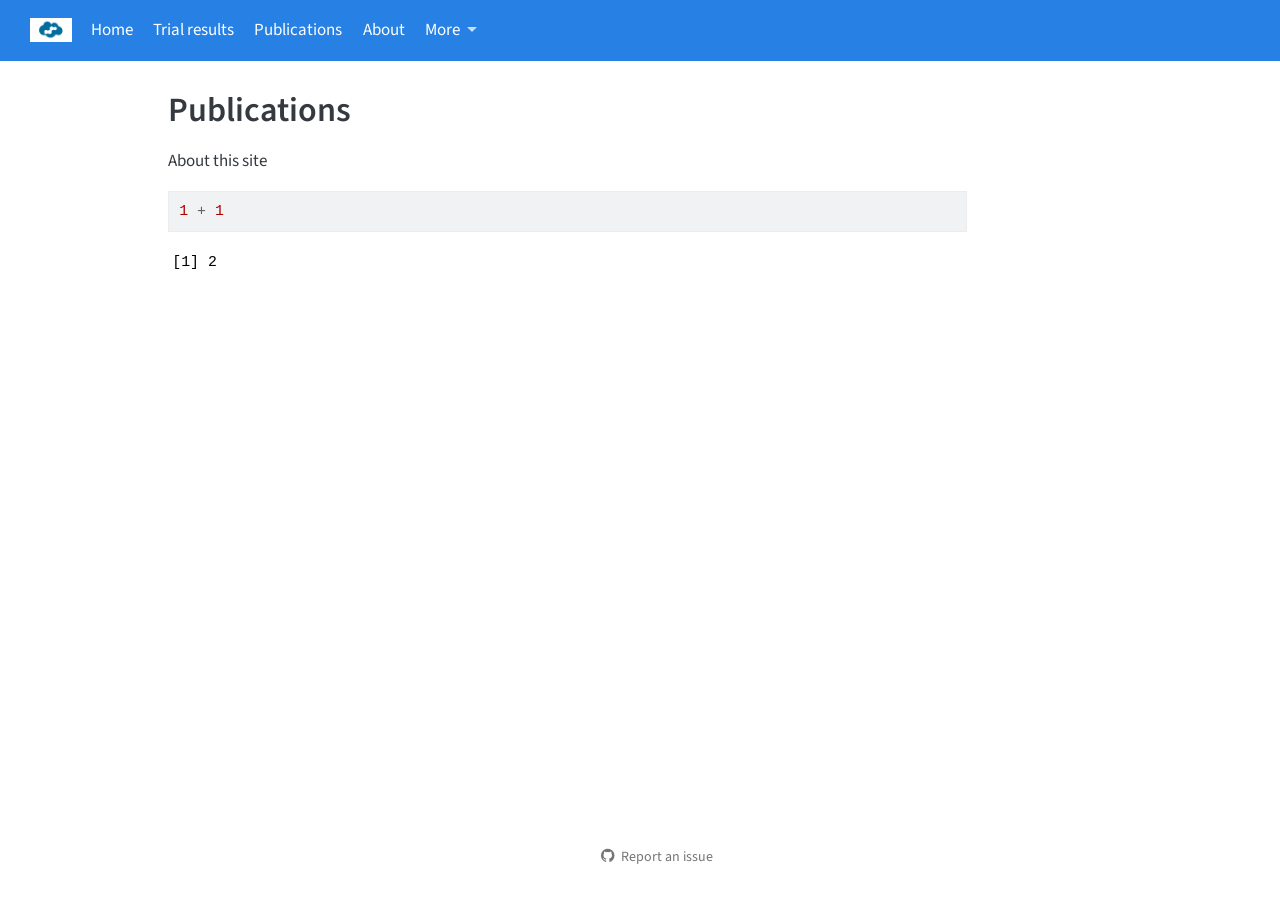
<file: docs/publications.html>
<!DOCTYPE html>
<html xmlns="http://www.w3.org/1999/xhtml" lang="en" xml:lang="en"><head>

<meta charset="utf-8">
<meta name="generator" content="quarto-1.9.38">

<meta name="viewport" content="width=device-width, initial-scale=1.0, user-scalable=yes">


<title>Publications</title>
<style>
/* Default styles provided by pandoc.
** See https://pandoc.org/MANUAL.html#variables-for-html for config info.
*/
code{white-space: pre-wrap;}
span.smallcaps{font-variant: small-caps;}
div.columns{display: flex; gap: min(4vw, 1.5em);}
div.column{flex: auto; overflow-x: auto;}
div.hanging-indent{margin-left: 1.5em; text-indent: -1.5em;}
ul.task-list{list-style: none;}
ul.task-list li input[type="checkbox"] {
  width: 0.8em;
  margin: 0 0.8em 0.2em -1em; /* quarto-specific, see https://github.com/quarto-dev/quarto-cli/issues/4556 */ 
  vertical-align: middle;
}
/* CSS for syntax highlighting */
html { -webkit-text-size-adjust: 100%; }
pre > code.sourceCode { white-space: pre; position: relative; }
pre > code.sourceCode > span { display: inline-block; line-height: 1.25; }
pre > code.sourceCode > span:empty { height: 1.2em; }
.sourceCode { overflow: visible; }
code.sourceCode > span { color: inherit; text-decoration: inherit; }
div.sourceCode { margin: 1em 0; }
pre.sourceCode { margin: 0; }
@media screen {
div.sourceCode { overflow: auto; }
}
@media print {
pre > code.sourceCode { white-space: pre-wrap; }
pre > code.sourceCode > span { text-indent: -5em; padding-left: 5em; }
}
pre.numberSource code
  { counter-reset: source-line 0; }
pre.numberSource code > span
  { position: relative; left: -4em; counter-increment: source-line; }
pre.numberSource code > span > a:first-child::before
  { content: counter(source-line);
    position: relative; left: -1em; text-align: right; vertical-align: baseline;
    border: none; display: inline-block;
    -webkit-touch-callout: none; -webkit-user-select: none;
    -khtml-user-select: none; -moz-user-select: none;
    -ms-user-select: none; user-select: none;
    padding: 0 4px; width: 4em;
  }
pre.numberSource { margin-left: 3em;  padding-left: 4px; }
div.sourceCode
  {   }
@media screen {
pre > code.sourceCode > span > a:first-child::before { text-decoration: underline; }
}
</style>


<script src="site_libs/quarto-nav/quarto-nav.js"></script>
<script src="site_libs/quarto-nav/headroom.min.js"></script>
<script src="site_libs/clipboard/clipboard.min.js"></script>
<script src="site_libs/quarto-search/autocomplete.umd.js"></script>
<script src="site_libs/quarto-search/fuse.min.js"></script>
<script src="site_libs/quarto-search/quarto-search.js"></script>
<meta name="quarto:offset" content="./">
<link href="./dexa-psych-logo.png" rel="icon" type="image/png">
<script src="site_libs/quarto-html/quarto.js" type="module"></script>
<script src="site_libs/quarto-html/tabsets/tabsets.js" type="module"></script>
<script src="site_libs/quarto-html/popper.min.js"></script>
<script src="site_libs/quarto-html/tippy.umd.min.js"></script>
<script src="site_libs/quarto-html/anchor.min.js"></script>
<link href="site_libs/quarto-html/tippy.css" rel="stylesheet">
<link href="site_libs/quarto-html/quarto-syntax-highlighting-15634bcf2e68342d4ad2dfa704d543f6.css" rel="stylesheet" id="quarto-text-highlighting-styles">
<script src="site_libs/bootstrap/bootstrap.min.js"></script>
<link href="site_libs/bootstrap/bootstrap-icons.css" rel="stylesheet">
<link href="site_libs/bootstrap/bootstrap-ff38ca5759cea8d2b4e40dc1c167d4da.min.css" rel="stylesheet" append-hash="true" id="quarto-bootstrap" data-mode="light">
<script id="quarto-search-options" type="application/json">{
  "location": "navbar",
  "copy-button": false,
  "collapse-after": 3,
  "panel-placement": "end",
  "type": "overlay",
  "limit": 50,
  "keyboard-shortcut": [
    "f",
    "/",
    "s"
  ],
  "show-item-context": false,
  "language": {
    "search-no-results-text": "No results",
    "search-matching-documents-text": "matching documents",
    "search-copy-link-title": "Copy link to search",
    "search-hide-matches-text": "Hide additional matches",
    "search-more-match-text": "more match in this document",
    "search-more-matches-text": "more matches in this document",
    "search-clear-button-title": "Clear",
    "search-text-placeholder": "",
    "search-detached-cancel-button-title": "Cancel",
    "search-submit-button-title": "Submit",
    "search-label": "Search"
  }
}</script>


<link rel="stylesheet" href="styles.css">
</head>

<body class="nav-fixed quarto-light">

<div id="quarto-search-results"></div>
  <header id="quarto-header" class="headroom fixed-top">
    <nav class="navbar navbar-expand-lg " data-bs-theme="dark">
      <div class="navbar-container container-fluid">
      <div class="navbar-brand-container mx-auto">
    <a href="./index.html" class="navbar-brand navbar-brand-logo">
    <img src="./dexa-psych-logo.png" alt="" class="navbar-logo light-content">
    <img src="./dexa-psych-logo.png" alt="" class="navbar-logo dark-content">
    </a>
  </div>
          <button class="navbar-toggler" type="button" data-bs-toggle="collapse" data-bs-target="#navbarCollapse" aria-controls="navbarCollapse" role="menu" aria-expanded="false" aria-label="Toggle navigation" onclick="if (window.quartoToggleHeadroom) { window.quartoToggleHeadroom(); }">
  <span class="navbar-toggler-icon"></span>
</button>
          <div class="collapse navbar-collapse" id="navbarCollapse">
            <ul class="navbar-nav navbar-nav-scroll me-auto">
  <li class="nav-item">
    <a class="nav-link" href="./index.html"> 
<span class="menu-text">Home</span></a>
  </li>  
  <li class="nav-item">
    <a class="nav-link" href="./results.html"> 
<span class="menu-text">Trial results</span></a>
  </li>  
  <li class="nav-item">
    <a class="nav-link active" href="./publications.html" aria-current="page"> 
<span class="menu-text">Publications</span></a>
  </li>  
  <li class="nav-item">
    <a class="nav-link" href="./about.html"> 
<span class="menu-text">About</span></a>
  </li>  
  <li class="nav-item dropdown ">
    <a class="nav-link dropdown-toggle" href="#" id="nav-menu-more" role="link" data-bs-toggle="dropdown" aria-expanded="false">
 <span class="menu-text">More</span>
    </a>
    <ul class="dropdown-menu" aria-labelledby="nav-menu-more">    
        <li>
    <a class="dropdown-item" href="./index.html">
 <span class="dropdown-text">The DEXA-PSYCH trial</span></a>
  </li>  
        <li>
    <a class="dropdown-item" href="./about.html">
 <span class="dropdown-text">About</span></a>
  </li>  
    </ul>
  </li>
</ul>
          </div> <!-- /navcollapse -->
            <div class="quarto-navbar-tools">
</div>
      </div> <!-- /container-fluid -->
    </nav>
</header>
<!-- content -->
<div id="quarto-content" class="quarto-container page-columns page-rows-contents page-layout-article page-navbar">
<!-- sidebar -->
<!-- margin-sidebar -->
    <div id="quarto-margin-sidebar" class="sidebar margin-sidebar zindex-bottom">
        
    </div>
<!-- main -->
<main class="content" id="quarto-document-content">

<header id="title-block-header" class="quarto-title-block default">
<div class="quarto-title">
<h1 class="title">Publications</h1>
</div>



<div class="quarto-title-meta">

    
  
    
  </div>
  


</header>


<p>About this site</p>
<div class="cell">
<div class="code-copy-outer-scaffold"><div class="sourceCode cell-code" id="cb1"><pre class="sourceCode r code-with-copy"><code class="sourceCode r"><span id="cb1-1"><a href="#cb1-1" aria-hidden="true" tabindex="-1"></a><span class="dv">1</span> <span class="sc">+</span> <span class="dv">1</span></span></code></pre></div><button title="Copy to Clipboard" class="code-copy-button"><i class="bi"></i></button></div>
<div class="cell-output cell-output-stdout">
<pre><code>[1] 2</code></pre>
</div>
</div>



</main> <!-- /main -->
<script id="quarto-html-after-body" type="application/javascript">
  window.document.addEventListener("DOMContentLoaded", function (event) {
    const icon = "";
    const anchorJS = new window.AnchorJS();
    anchorJS.options = {
      placement: 'right',
      icon: icon
    };
    anchorJS.add('.anchored');
    const isCodeAnnotation = (el) => {
      for (const clz of el.classList) {
        if (clz.startsWith('code-annotation-')) {                     
          return true;
        }
      }
      return false;
    }
    const onCopySuccess = function(e) {
      // button target
      const button = e.trigger;
      // don't keep focus
      button.blur();
      // flash "checked"
      button.classList.add('code-copy-button-checked');
      var currentTitle = button.getAttribute("title");
      button.setAttribute("title", "Copied!");
      let tooltip;
      if (window.bootstrap) {
        button.setAttribute("data-bs-toggle", "tooltip");
        button.setAttribute("data-bs-placement", "left");
        button.setAttribute("data-bs-title", "Copied!");
        tooltip = new bootstrap.Tooltip(button, 
          { trigger: "manual", 
            customClass: "code-copy-button-tooltip",
            offset: [0, -8]});
        tooltip.show();    
      }
      setTimeout(function() {
        if (tooltip) {
          tooltip.hide();
          button.removeAttribute("data-bs-title");
          button.removeAttribute("data-bs-toggle");
          button.removeAttribute("data-bs-placement");
        }
        button.setAttribute("title", currentTitle);
        button.classList.remove('code-copy-button-checked');
      }, 1000);
      // clear code selection
      e.clearSelection();
    }
    const getTextToCopy = function(trigger) {
      const outerScaffold = trigger.parentElement.cloneNode(true);
      const codeEl = outerScaffold.querySelector('code');
      for (const childEl of codeEl.children) {
        if (isCodeAnnotation(childEl)) {
          childEl.remove();
        }
      }
      return codeEl.innerText;
    }
    const clipboard = new window.ClipboardJS('.code-copy-button:not([data-in-quarto-modal])', {
      text: getTextToCopy
    });
    clipboard.on('success', onCopySuccess);
    if (window.document.getElementById('quarto-embedded-source-code-modal')) {
      const clipboardModal = new window.ClipboardJS('.code-copy-button[data-in-quarto-modal]', {
        text: getTextToCopy,
        container: window.document.getElementById('quarto-embedded-source-code-modal')
      });
      clipboardModal.on('success', onCopySuccess);
    }
      var localhostRegex = new RegExp(/^(?:http|https):\/\/localhost\:?[0-9]*\//);
      var mailtoRegex = new RegExp(/^mailto:/);
        var filterRegex = new RegExp('/' + window.location.host + '/');
      var isInternal = (href) => {
          return filterRegex.test(href) || localhostRegex.test(href) || mailtoRegex.test(href);
      }
      // Inspect non-navigation links and adorn them if external
     var links = window.document.querySelectorAll('a[href]:not(.nav-link):not(.navbar-brand):not(.toc-action):not(.sidebar-link):not(.sidebar-item-toggle):not(.pagination-link):not(.no-external):not([aria-hidden]):not(.dropdown-item):not(.quarto-navigation-tool):not(.about-link)');
      for (var i=0; i<links.length; i++) {
        const link = links[i];
        if (!isInternal(link.href)) {
          // undo the damage that might have been done by quarto-nav.js in the case of
          // links that we want to consider external
          if (link.dataset.originalHref !== undefined) {
            link.href = link.dataset.originalHref;
          }
        }
      }
    function tippyHover(el, contentFn, onTriggerFn, onUntriggerFn) {
      const config = {
        allowHTML: true,
        maxWidth: 500,
        delay: 100,
        arrow: false,
        appendTo: function(el) {
            return el.parentElement;
        },
        interactive: true,
        interactiveBorder: 10,
        theme: 'quarto',
        placement: 'bottom-start',
      };
      if (contentFn) {
        config.content = contentFn;
      }
      if (onTriggerFn) {
        config.onTrigger = onTriggerFn;
      }
      if (onUntriggerFn) {
        config.onUntrigger = onUntriggerFn;
      }
      window.tippy(el, config); 
    }
    const noterefs = window.document.querySelectorAll('a[role="doc-noteref"]');
    for (var i=0; i<noterefs.length; i++) {
      const ref = noterefs[i];
      tippyHover(ref, function() {
        // use id or data attribute instead here
        let href = ref.getAttribute('data-footnote-href') || ref.getAttribute('href');
        try { href = new URL(href).hash; } catch {}
        const id = href.replace(/^#\/?/, "");
        const note = window.document.getElementById(id);
        if (note) {
          return note.innerHTML;
        } else {
          return "";
        }
      });
    }
    const xrefs = window.document.querySelectorAll('a.quarto-xref');
    const processXRef = (id, note) => {
      // Strip column container classes
      const stripColumnClz = (el) => {
        el.classList.remove("page-full", "page-columns");
        if (el.children) {
          for (const child of el.children) {
            stripColumnClz(child);
          }
        }
      }
      stripColumnClz(note)
      if (id === null || id.startsWith('sec-')) {
        // Special case sections, only their first couple elements
        const container = document.createElement("div");
        if (note.children && note.children.length > 2) {
          container.appendChild(note.children[0].cloneNode(true));
          for (let i = 1; i < note.children.length; i++) {
            const child = note.children[i];
            if (child.tagName === "P" && child.innerText === "") {
              continue;
            } else {
              container.appendChild(child.cloneNode(true));
              break;
            }
          }
          if (window.Quarto?.typesetMath) {
            window.Quarto.typesetMath(container);
          }
          return container.innerHTML
        } else {
          if (window.Quarto?.typesetMath) {
            window.Quarto.typesetMath(note);
          }
          return note.innerHTML;
        }
      } else {
        // Remove any anchor links if they are present
        const anchorLink = note.querySelector('a.anchorjs-link');
        if (anchorLink) {
          anchorLink.remove();
        }
        if (window.Quarto?.typesetMath) {
          window.Quarto.typesetMath(note);
        }
        if (note.classList.contains("callout")) {
          return note.outerHTML;
        } else {
          return note.innerHTML;
        }
      }
    }
    for (var i=0; i<xrefs.length; i++) {
      const xref = xrefs[i];
      tippyHover(xref, undefined, function(instance) {
        instance.disable();
        let url = xref.getAttribute('href');
        let hash = undefined; 
        if (url.startsWith('#')) {
          hash = url;
        } else {
          try { hash = new URL(url).hash; } catch {}
        }
        if (hash) {
          const id = hash.replace(/^#\/?/, "");
          const note = window.document.getElementById(id);
          if (note !== null) {
            try {
              const html = processXRef(id, note.cloneNode(true));
              instance.setContent(html);
            } finally {
              instance.enable();
              instance.show();
            }
          } else {
            // See if we can fetch this
            fetch(url.split('#')[0])
            .then(res => res.text())
            .then(html => {
              const parser = new DOMParser();
              const htmlDoc = parser.parseFromString(html, "text/html");
              const note = htmlDoc.getElementById(id);
              if (note !== null) {
                const html = processXRef(id, note);
                instance.setContent(html);
              } 
            }).finally(() => {
              instance.enable();
              instance.show();
            });
          }
        } else {
          // See if we can fetch a full url (with no hash to target)
          // This is a special case and we should probably do some content thinning / targeting
          fetch(url)
          .then(res => res.text())
          .then(html => {
            const parser = new DOMParser();
            const htmlDoc = parser.parseFromString(html, "text/html");
            const note = htmlDoc.querySelector('main.content');
            if (note !== null) {
              // This should only happen for chapter cross references
              // (since there is no id in the URL)
              // remove the first header
              if (note.children.length > 0 && note.children[0].tagName === "HEADER") {
                note.children[0].remove();
              }
              const html = processXRef(null, note);
              instance.setContent(html);
            } 
          }).finally(() => {
            instance.enable();
            instance.show();
          });
        }
      }, function(instance) {
      });
    }
        let selectedAnnoteEl;
        const selectorForAnnotation = ( cell, annotation) => {
          let cellAttr = 'data-code-cell="' + cell + '"';
          let lineAttr = 'data-code-annotation="' +  annotation + '"';
          const selector = 'span[' + cellAttr + '][' + lineAttr + ']';
          return selector;
        }
        const selectCodeLines = (annoteEl) => {
          const doc = window.document;
          const targetCell = annoteEl.getAttribute("data-target-cell");
          const targetAnnotation = annoteEl.getAttribute("data-target-annotation");
          const annoteSpan = window.document.querySelector(selectorForAnnotation(targetCell, targetAnnotation));
          const lines = annoteSpan.getAttribute("data-code-lines").split(",");
          const lineIds = lines.map((line) => {
            return targetCell + "-" + line;
          })
          let top = null;
          let height = null;
          let parent = null;
          if (lineIds.length > 0) {
              //compute the position of the single el (top and bottom and make a div)
              const el = window.document.getElementById(lineIds[0]);
              top = el.offsetTop;
              height = el.offsetHeight;
              parent = el.parentElement.parentElement;
            if (lineIds.length > 1) {
              const lastEl = window.document.getElementById(lineIds[lineIds.length - 1]);
              const bottom = lastEl.offsetTop + lastEl.offsetHeight;
              height = bottom - top;
            }
            if (top !== null && height !== null && parent !== null) {
              // cook up a div (if necessary) and position it 
              let div = window.document.getElementById("code-annotation-line-highlight");
              if (div === null) {
                div = window.document.createElement("div");
                div.setAttribute("id", "code-annotation-line-highlight");
                div.style.position = 'absolute';
                parent.appendChild(div);
              }
              div.style.top = top - 2 + "px";
              div.style.height = height + 4 + "px";
              div.style.left = 0;
              let gutterDiv = window.document.getElementById("code-annotation-line-highlight-gutter");
              if (gutterDiv === null) {
                gutterDiv = window.document.createElement("div");
                gutterDiv.setAttribute("id", "code-annotation-line-highlight-gutter");
                gutterDiv.style.position = 'absolute';
                const codeCell = window.document.getElementById(targetCell);
                const gutter = codeCell.querySelector('.code-annotation-gutter');
                gutter.appendChild(gutterDiv);
              }
              gutterDiv.style.top = top - 2 + "px";
              gutterDiv.style.height = height + 4 + "px";
            }
            selectedAnnoteEl = annoteEl;
          }
        };
        const unselectCodeLines = () => {
          const elementsIds = ["code-annotation-line-highlight", "code-annotation-line-highlight-gutter"];
          elementsIds.forEach((elId) => {
            const div = window.document.getElementById(elId);
            if (div) {
              div.remove();
            }
          });
          selectedAnnoteEl = undefined;
        };
          // Handle positioning of the toggle
      window.addEventListener(
        "resize",
        throttle(() => {
          elRect = undefined;
          if (selectedAnnoteEl) {
            selectCodeLines(selectedAnnoteEl);
          }
        }, 10)
      );
      function throttle(fn, ms) {
      let throttle = false;
      let timer;
        return (...args) => {
          if(!throttle) { // first call gets through
              fn.apply(this, args);
              throttle = true;
          } else { // all the others get throttled
              if(timer) clearTimeout(timer); // cancel #2
              timer = setTimeout(() => {
                fn.apply(this, args);
                timer = throttle = false;
              }, ms);
          }
        };
      }
        // Attach click handler to the DT
        const annoteDls = window.document.querySelectorAll('dt[data-target-cell]');
        for (const annoteDlNode of annoteDls) {
          annoteDlNode.addEventListener('click', (event) => {
            const clickedEl = event.target;
            if (clickedEl !== selectedAnnoteEl) {
              unselectCodeLines();
              const activeEl = window.document.querySelector('dt[data-target-cell].code-annotation-active');
              if (activeEl) {
                activeEl.classList.remove('code-annotation-active');
              }
              selectCodeLines(clickedEl);
              clickedEl.classList.add('code-annotation-active');
            } else {
              // Unselect the line
              unselectCodeLines();
              clickedEl.classList.remove('code-annotation-active');
            }
          });
        }
    const findCites = (el) => {
      const parentEl = el.parentElement;
      if (parentEl) {
        const cites = parentEl.dataset.cites;
        if (cites) {
          return {
            el,
            cites: cites.split(' ')
          };
        } else {
          return findCites(el.parentElement)
        }
      } else {
        return undefined;
      }
    };
    var bibliorefs = window.document.querySelectorAll('a[role="doc-biblioref"]');
    for (var i=0; i<bibliorefs.length; i++) {
      const ref = bibliorefs[i];
      const citeInfo = findCites(ref);
      if (citeInfo) {
        tippyHover(citeInfo.el, function() {
          var popup = window.document.createElement('div');
          citeInfo.cites.forEach(function(cite) {
            var citeDiv = window.document.createElement('div');
            citeDiv.classList.add('hanging-indent');
            citeDiv.classList.add('csl-entry');
            var biblioDiv = window.document.getElementById('ref-' + cite);
            if (biblioDiv) {
              citeDiv.innerHTML = biblioDiv.innerHTML;
            }
            popup.appendChild(citeDiv);
          });
          return popup.innerHTML;
        });
      }
    }
  });
  </script>
</div> <!-- /content -->




<footer class="footer"><div class="nav-footer"><div class="nav-footer-center"><div class="toc-actions"><ul><li><a href="https://github.com/Biological-and-Precision-Psychiatry/DEXA-PSYCH/issues/new" class="toc-action"><i class="bi bi-github"></i>Report an issue</a></li></ul></div></div></div></footer></body></html>
</file>
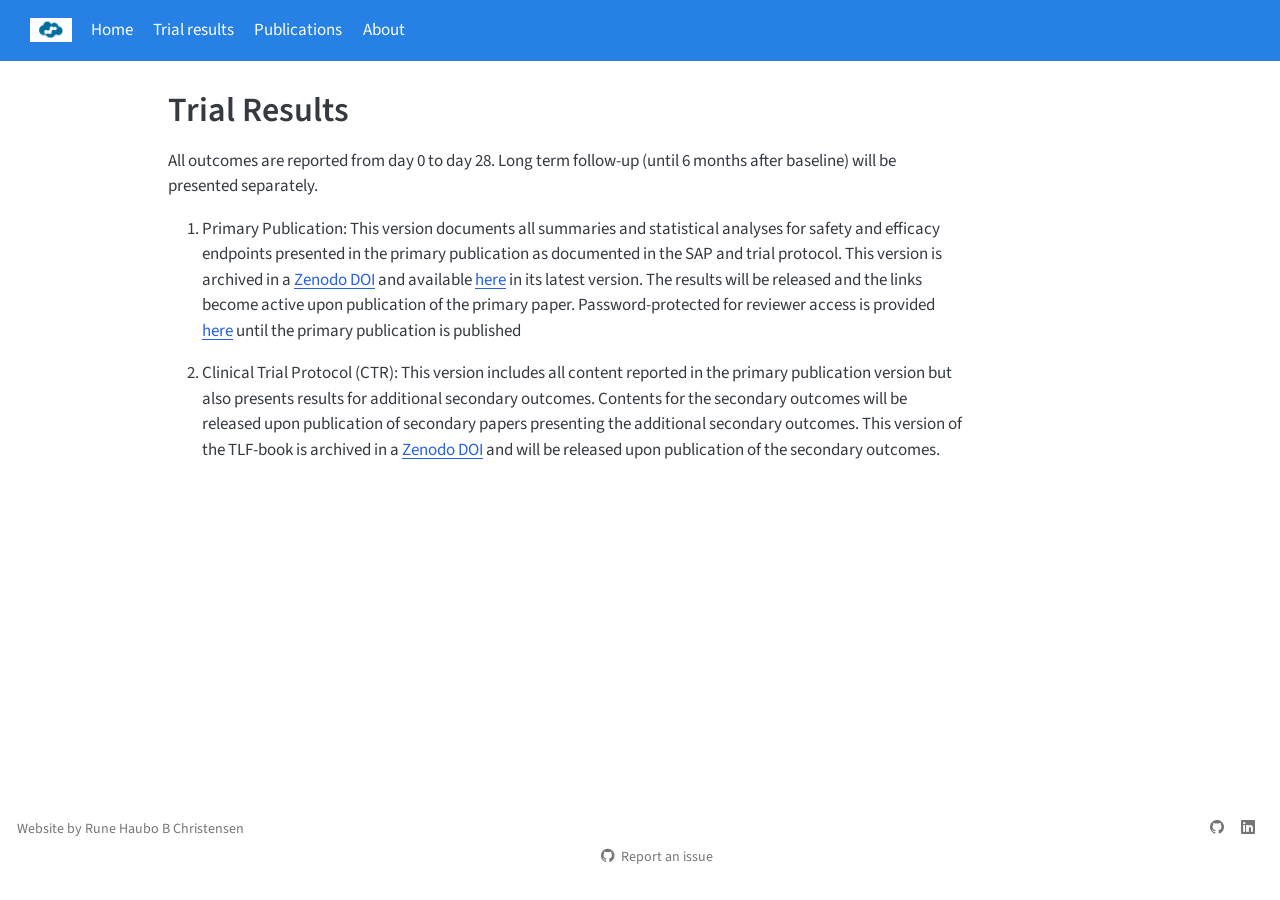
<file: docs/results.html>
<!DOCTYPE html>
<html xmlns="http://www.w3.org/1999/xhtml" lang="en" xml:lang="en"><head>

<meta charset="utf-8">
<meta name="generator" content="quarto-1.9.38">

<meta name="viewport" content="width=device-width, initial-scale=1.0, user-scalable=yes">


<title>Trial Results</title>
<style>
/* Default styles provided by pandoc.
** See https://pandoc.org/MANUAL.html#variables-for-html for config info.
*/
code{white-space: pre-wrap;}
span.smallcaps{font-variant: small-caps;}
div.columns{display: flex; gap: min(4vw, 1.5em);}
div.column{flex: auto; overflow-x: auto;}
div.hanging-indent{margin-left: 1.5em; text-indent: -1.5em;}
ul.task-list{list-style: none;}
ul.task-list li input[type="checkbox"] {
  width: 0.8em;
  margin: 0 0.8em 0.2em -1em; /* quarto-specific, see https://github.com/quarto-dev/quarto-cli/issues/4556 */ 
  vertical-align: middle;
}
</style>


<script src="site_libs/quarto-nav/quarto-nav.js"></script>
<script src="site_libs/quarto-nav/headroom.min.js"></script>
<script src="site_libs/clipboard/clipboard.min.js"></script>
<script src="site_libs/quarto-search/autocomplete.umd.js"></script>
<script src="site_libs/quarto-search/fuse.min.js"></script>
<script src="site_libs/quarto-search/quarto-search.js"></script>
<meta name="quarto:offset" content="./">
<link href="./dexa-psych-logo.png" rel="icon" type="image/png">
<script src="site_libs/quarto-html/quarto.js" type="module"></script>
<script src="site_libs/quarto-html/tabsets/tabsets.js" type="module"></script>
<script src="site_libs/quarto-html/popper.min.js"></script>
<script src="site_libs/quarto-html/tippy.umd.min.js"></script>
<script src="site_libs/quarto-html/anchor.min.js"></script>
<link href="site_libs/quarto-html/tippy.css" rel="stylesheet">
<link href="site_libs/quarto-html/quarto-syntax-highlighting-15634bcf2e68342d4ad2dfa704d543f6.css" rel="stylesheet" id="quarto-text-highlighting-styles">
<script src="site_libs/bootstrap/bootstrap.min.js"></script>
<link href="site_libs/bootstrap/bootstrap-icons.css" rel="stylesheet">
<link href="site_libs/bootstrap/bootstrap-ff38ca5759cea8d2b4e40dc1c167d4da.min.css" rel="stylesheet" append-hash="true" id="quarto-bootstrap" data-mode="light">
<script id="quarto-search-options" type="application/json">{
  "location": "navbar",
  "copy-button": false,
  "collapse-after": 3,
  "panel-placement": "end",
  "type": "overlay",
  "limit": 50,
  "keyboard-shortcut": [
    "f",
    "/",
    "s"
  ],
  "show-item-context": false,
  "language": {
    "search-no-results-text": "No results",
    "search-matching-documents-text": "matching documents",
    "search-copy-link-title": "Copy link to search",
    "search-hide-matches-text": "Hide additional matches",
    "search-more-match-text": "more match in this document",
    "search-more-matches-text": "more matches in this document",
    "search-clear-button-title": "Clear",
    "search-text-placeholder": "",
    "search-detached-cancel-button-title": "Cancel",
    "search-submit-button-title": "Submit",
    "search-label": "Search"
  }
}</script>


<link rel="stylesheet" href="styles.css">
</head>

<body class="nav-fixed quarto-light">

<div id="quarto-search-results"></div>
  <header id="quarto-header" class="headroom fixed-top">
    <nav class="navbar navbar-expand-lg " data-bs-theme="dark">
      <div class="navbar-container container-fluid">
      <div class="navbar-brand-container mx-auto">
    <a href="./index.html" class="navbar-brand navbar-brand-logo">
    <img src="./dexa-psych-logo.png" alt="" class="navbar-logo light-content">
    <img src="./dexa-psych-logo.png" alt="" class="navbar-logo dark-content">
    </a>
  </div>
          <button class="navbar-toggler" type="button" data-bs-toggle="collapse" data-bs-target="#navbarCollapse" aria-controls="navbarCollapse" role="menu" aria-expanded="false" aria-label="Toggle navigation" onclick="if (window.quartoToggleHeadroom) { window.quartoToggleHeadroom(); }">
  <span class="navbar-toggler-icon"></span>
</button>
          <div class="collapse navbar-collapse" id="navbarCollapse">
            <ul class="navbar-nav navbar-nav-scroll me-auto">
  <li class="nav-item">
    <a class="nav-link" href="./index.html"> 
<span class="menu-text">Home</span></a>
  </li>  
  <li class="nav-item">
    <a class="nav-link active" href="./results.html" aria-current="page"> 
<span class="menu-text">Trial results</span></a>
  </li>  
  <li class="nav-item">
    <a class="nav-link" href="./publications/publications.html"> 
<span class="menu-text">Publications</span></a>
  </li>  
  <li class="nav-item">
    <a class="nav-link" href="./about.html"> 
<span class="menu-text">About</span></a>
  </li>  
</ul>
          </div> <!-- /navcollapse -->
            <div class="quarto-navbar-tools">
</div>
      </div> <!-- /container-fluid -->
    </nav>
</header>
<!-- content -->
<div id="quarto-content" class="quarto-container page-columns page-rows-contents page-layout-article page-navbar">
<!-- sidebar -->
<!-- margin-sidebar -->
    <div id="quarto-margin-sidebar" class="sidebar margin-sidebar zindex-bottom">
        
    </div>
<!-- main -->
<main class="content" id="quarto-document-content">

<header id="title-block-header" class="quarto-title-block default">
<div class="quarto-title">
<h1 class="title">Trial Results</h1>
</div>



<div class="quarto-title-meta">

    
  
    
  </div>
  


</header>


<p>All outcomes are reported from day 0 to day 28. Long term follow-up (until 6 months after baseline) will be presented separately.</p>
<ol type="1">
<li><p>Primary Publication: This version documents all summaries and statistical analyses for safety and efficacy endpoints presented in the primary publication as documented in the SAP and trial protocol. This version is archived in a <a href="https://doi.org/10.5281/zenodo.23350243">Zenodo DOI</a> and available <a href="tlf-book-pp/latest/index.html">here</a> in its latest version. The results will be released and the links become active upon publication of the primary paper. Password-protected for reviewer access is provided <a href="https://dexa-psych.netlify.app/">here</a> until the primary publication is published</p></li>
<li><p>Clinical Trial Protocol (CTR): This version includes all content reported in the primary publication version but also presents results for additional secondary outcomes. Contents for the secondary outcomes will be released upon publication of secondary papers presenting the additional secondary outcomes. This version of the TLF-book is archived in a <a href="https://doi.org/10.5281/zenodo.23349388">Zenodo DOI</a> and will be released upon publication of the secondary outcomes.</p></li>
</ol>



</main> <!-- /main -->
<script id="quarto-html-after-body" type="application/javascript">
  window.document.addEventListener("DOMContentLoaded", function (event) {
    const icon = "";
    const anchorJS = new window.AnchorJS();
    anchorJS.options = {
      placement: 'right',
      icon: icon
    };
    anchorJS.add('.anchored');
    const isCodeAnnotation = (el) => {
      for (const clz of el.classList) {
        if (clz.startsWith('code-annotation-')) {                     
          return true;
        }
      }
      return false;
    }
    const onCopySuccess = function(e) {
      // button target
      const button = e.trigger;
      // don't keep focus
      button.blur();
      // flash "checked"
      button.classList.add('code-copy-button-checked');
      var currentTitle = button.getAttribute("title");
      button.setAttribute("title", "Copied!");
      let tooltip;
      if (window.bootstrap) {
        button.setAttribute("data-bs-toggle", "tooltip");
        button.setAttribute("data-bs-placement", "left");
        button.setAttribute("data-bs-title", "Copied!");
        tooltip = new bootstrap.Tooltip(button, 
          { trigger: "manual", 
            customClass: "code-copy-button-tooltip",
            offset: [0, -8]});
        tooltip.show();    
      }
      setTimeout(function() {
        if (tooltip) {
          tooltip.hide();
          button.removeAttribute("data-bs-title");
          button.removeAttribute("data-bs-toggle");
          button.removeAttribute("data-bs-placement");
        }
        button.setAttribute("title", currentTitle);
        button.classList.remove('code-copy-button-checked');
      }, 1000);
      // clear code selection
      e.clearSelection();
    }
    const getTextToCopy = function(trigger) {
      const outerScaffold = trigger.parentElement.cloneNode(true);
      const codeEl = outerScaffold.querySelector('code');
      for (const childEl of codeEl.children) {
        if (isCodeAnnotation(childEl)) {
          childEl.remove();
        }
      }
      return codeEl.innerText;
    }
    const clipboard = new window.ClipboardJS('.code-copy-button:not([data-in-quarto-modal])', {
      text: getTextToCopy
    });
    clipboard.on('success', onCopySuccess);
    if (window.document.getElementById('quarto-embedded-source-code-modal')) {
      const clipboardModal = new window.ClipboardJS('.code-copy-button[data-in-quarto-modal]', {
        text: getTextToCopy,
        container: window.document.getElementById('quarto-embedded-source-code-modal')
      });
      clipboardModal.on('success', onCopySuccess);
    }
      var localhostRegex = new RegExp(/^(?:http|https):\/\/localhost\:?[0-9]*\//);
      var mailtoRegex = new RegExp(/^mailto:/);
        var filterRegex = new RegExp('/' + window.location.host + '/');
      var isInternal = (href) => {
          return filterRegex.test(href) || localhostRegex.test(href) || mailtoRegex.test(href);
      }
      // Inspect non-navigation links and adorn them if external
     var links = window.document.querySelectorAll('a[href]:not(.nav-link):not(.navbar-brand):not(.toc-action):not(.sidebar-link):not(.sidebar-item-toggle):not(.pagination-link):not(.no-external):not([aria-hidden]):not(.dropdown-item):not(.quarto-navigation-tool):not(.about-link)');
      for (var i=0; i<links.length; i++) {
        const link = links[i];
        if (!isInternal(link.href)) {
          // undo the damage that might have been done by quarto-nav.js in the case of
          // links that we want to consider external
          if (link.dataset.originalHref !== undefined) {
            link.href = link.dataset.originalHref;
          }
        }
      }
    function tippyHover(el, contentFn, onTriggerFn, onUntriggerFn) {
      const config = {
        allowHTML: true,
        maxWidth: 500,
        delay: 100,
        arrow: false,
        appendTo: function(el) {
            return el.parentElement;
        },
        interactive: true,
        interactiveBorder: 10,
        theme: 'quarto',
        placement: 'bottom-start',
      };
      if (contentFn) {
        config.content = contentFn;
      }
      if (onTriggerFn) {
        config.onTrigger = onTriggerFn;
      }
      if (onUntriggerFn) {
        config.onUntrigger = onUntriggerFn;
      }
      window.tippy(el, config); 
    }
    const noterefs = window.document.querySelectorAll('a[role="doc-noteref"]');
    for (var i=0; i<noterefs.length; i++) {
      const ref = noterefs[i];
      tippyHover(ref, function() {
        // use id or data attribute instead here
        let href = ref.getAttribute('data-footnote-href') || ref.getAttribute('href');
        try { href = new URL(href).hash; } catch {}
        const id = href.replace(/^#\/?/, "");
        const note = window.document.getElementById(id);
        if (note) {
          return note.innerHTML;
        } else {
          return "";
        }
      });
    }
    const xrefs = window.document.querySelectorAll('a.quarto-xref');
    const processXRef = (id, note) => {
      // Strip column container classes
      const stripColumnClz = (el) => {
        el.classList.remove("page-full", "page-columns");
        if (el.children) {
          for (const child of el.children) {
            stripColumnClz(child);
          }
        }
      }
      stripColumnClz(note)
      if (id === null || id.startsWith('sec-')) {
        // Special case sections, only their first couple elements
        const container = document.createElement("div");
        if (note.children && note.children.length > 2) {
          container.appendChild(note.children[0].cloneNode(true));
          for (let i = 1; i < note.children.length; i++) {
            const child = note.children[i];
            if (child.tagName === "P" && child.innerText === "") {
              continue;
            } else {
              container.appendChild(child.cloneNode(true));
              break;
            }
          }
          if (window.Quarto?.typesetMath) {
            window.Quarto.typesetMath(container);
          }
          return container.innerHTML
        } else {
          if (window.Quarto?.typesetMath) {
            window.Quarto.typesetMath(note);
          }
          return note.innerHTML;
        }
      } else {
        // Remove any anchor links if they are present
        const anchorLink = note.querySelector('a.anchorjs-link');
        if (anchorLink) {
          anchorLink.remove();
        }
        if (window.Quarto?.typesetMath) {
          window.Quarto.typesetMath(note);
        }
        if (note.classList.contains("callout")) {
          return note.outerHTML;
        } else {
          return note.innerHTML;
        }
      }
    }
    for (var i=0; i<xrefs.length; i++) {
      const xref = xrefs[i];
      tippyHover(xref, undefined, function(instance) {
        instance.disable();
        let url = xref.getAttribute('href');
        let hash = undefined; 
        if (url.startsWith('#')) {
          hash = url;
        } else {
          try { hash = new URL(url).hash; } catch {}
        }
        if (hash) {
          const id = hash.replace(/^#\/?/, "");
          const note = window.document.getElementById(id);
          if (note !== null) {
            try {
              const html = processXRef(id, note.cloneNode(true));
              instance.setContent(html);
            } finally {
              instance.enable();
              instance.show();
            }
          } else {
            // See if we can fetch this
            fetch(url.split('#')[0])
            .then(res => res.text())
            .then(html => {
              const parser = new DOMParser();
              const htmlDoc = parser.parseFromString(html, "text/html");
              const note = htmlDoc.getElementById(id);
              if (note !== null) {
                const html = processXRef(id, note);
                instance.setContent(html);
              } 
            }).finally(() => {
              instance.enable();
              instance.show();
            });
          }
        } else {
          // See if we can fetch a full url (with no hash to target)
          // This is a special case and we should probably do some content thinning / targeting
          fetch(url)
          .then(res => res.text())
          .then(html => {
            const parser = new DOMParser();
            const htmlDoc = parser.parseFromString(html, "text/html");
            const note = htmlDoc.querySelector('main.content');
            if (note !== null) {
              // This should only happen for chapter cross references
              // (since there is no id in the URL)
              // remove the first header
              if (note.children.length > 0 && note.children[0].tagName === "HEADER") {
                note.children[0].remove();
              }
              const html = processXRef(null, note);
              instance.setContent(html);
            } 
          }).finally(() => {
            instance.enable();
            instance.show();
          });
        }
      }, function(instance) {
      });
    }
        let selectedAnnoteEl;
        const selectorForAnnotation = ( cell, annotation) => {
          let cellAttr = 'data-code-cell="' + cell + '"';
          let lineAttr = 'data-code-annotation="' +  annotation + '"';
          const selector = 'span[' + cellAttr + '][' + lineAttr + ']';
          return selector;
        }
        const selectCodeLines = (annoteEl) => {
          const doc = window.document;
          const targetCell = annoteEl.getAttribute("data-target-cell");
          const targetAnnotation = annoteEl.getAttribute("data-target-annotation");
          const annoteSpan = window.document.querySelector(selectorForAnnotation(targetCell, targetAnnotation));
          const lines = annoteSpan.getAttribute("data-code-lines").split(",");
          const lineIds = lines.map((line) => {
            return targetCell + "-" + line;
          })
          let top = null;
          let height = null;
          let parent = null;
          if (lineIds.length > 0) {
              //compute the position of the single el (top and bottom and make a div)
              const el = window.document.getElementById(lineIds[0]);
              top = el.offsetTop;
              height = el.offsetHeight;
              parent = el.parentElement.parentElement;
            if (lineIds.length > 1) {
              const lastEl = window.document.getElementById(lineIds[lineIds.length - 1]);
              const bottom = lastEl.offsetTop + lastEl.offsetHeight;
              height = bottom - top;
            }
            if (top !== null && height !== null && parent !== null) {
              // cook up a div (if necessary) and position it 
              let div = window.document.getElementById("code-annotation-line-highlight");
              if (div === null) {
                div = window.document.createElement("div");
                div.setAttribute("id", "code-annotation-line-highlight");
                div.style.position = 'absolute';
                parent.appendChild(div);
              }
              div.style.top = top - 2 + "px";
              div.style.height = height + 4 + "px";
              div.style.left = 0;
              let gutterDiv = window.document.getElementById("code-annotation-line-highlight-gutter");
              if (gutterDiv === null) {
                gutterDiv = window.document.createElement("div");
                gutterDiv.setAttribute("id", "code-annotation-line-highlight-gutter");
                gutterDiv.style.position = 'absolute';
                const codeCell = window.document.getElementById(targetCell);
                const gutter = codeCell.querySelector('.code-annotation-gutter');
                gutter.appendChild(gutterDiv);
              }
              gutterDiv.style.top = top - 2 + "px";
              gutterDiv.style.height = height + 4 + "px";
            }
            selectedAnnoteEl = annoteEl;
          }
        };
        const unselectCodeLines = () => {
          const elementsIds = ["code-annotation-line-highlight", "code-annotation-line-highlight-gutter"];
          elementsIds.forEach((elId) => {
            const div = window.document.getElementById(elId);
            if (div) {
              div.remove();
            }
          });
          selectedAnnoteEl = undefined;
        };
          // Handle positioning of the toggle
      window.addEventListener(
        "resize",
        throttle(() => {
          elRect = undefined;
          if (selectedAnnoteEl) {
            selectCodeLines(selectedAnnoteEl);
          }
        }, 10)
      );
      function throttle(fn, ms) {
      let throttle = false;
      let timer;
        return (...args) => {
          if(!throttle) { // first call gets through
              fn.apply(this, args);
              throttle = true;
          } else { // all the others get throttled
              if(timer) clearTimeout(timer); // cancel #2
              timer = setTimeout(() => {
                fn.apply(this, args);
                timer = throttle = false;
              }, ms);
          }
        };
      }
        // Attach click handler to the DT
        const annoteDls = window.document.querySelectorAll('dt[data-target-cell]');
        for (const annoteDlNode of annoteDls) {
          annoteDlNode.addEventListener('click', (event) => {
            const clickedEl = event.target;
            if (clickedEl !== selectedAnnoteEl) {
              unselectCodeLines();
              const activeEl = window.document.querySelector('dt[data-target-cell].code-annotation-active');
              if (activeEl) {
                activeEl.classList.remove('code-annotation-active');
              }
              selectCodeLines(clickedEl);
              clickedEl.classList.add('code-annotation-active');
            } else {
              // Unselect the line
              unselectCodeLines();
              clickedEl.classList.remove('code-annotation-active');
            }
          });
        }
    const findCites = (el) => {
      const parentEl = el.parentElement;
      if (parentEl) {
        const cites = parentEl.dataset.cites;
        if (cites) {
          return {
            el,
            cites: cites.split(' ')
          };
        } else {
          return findCites(el.parentElement)
        }
      } else {
        return undefined;
      }
    };
    var bibliorefs = window.document.querySelectorAll('a[role="doc-biblioref"]');
    for (var i=0; i<bibliorefs.length; i++) {
      const ref = bibliorefs[i];
      const citeInfo = findCites(ref);
      if (citeInfo) {
        tippyHover(citeInfo.el, function() {
          var popup = window.document.createElement('div');
          citeInfo.cites.forEach(function(cite) {
            var citeDiv = window.document.createElement('div');
            citeDiv.classList.add('hanging-indent');
            citeDiv.classList.add('csl-entry');
            var biblioDiv = window.document.getElementById('ref-' + cite);
            if (biblioDiv) {
              citeDiv.innerHTML = biblioDiv.innerHTML;
            }
            popup.appendChild(citeDiv);
          });
          return popup.innerHTML;
        });
      }
    }
  });
  </script>
</div> <!-- /content -->
<footer class="footer">
  <div class="nav-footer">
    <div class="nav-footer-left">
<p>Website by Rune Haubo B Christensen</p>
</div>   
    <div class="nav-footer-center">
      &nbsp;
    <div class="toc-actions"><ul><li><a href="https://github.com/Biological-and-Precision-Psychiatry/DEXA-PSYCH/issues/new" class="toc-action"><i class="bi bi-github"></i>Report an issue</a></li></ul></div></div>
    <div class="nav-footer-right">
      <ul class="footer-items list-unstyled">
    <li class="nav-item compact">
    <a class="nav-link" href="https://github.com/Biological-and-Precision-Psychiatry">
      <i class="bi bi-github" role="img">
</i> 
    </a>
  </li>  
    <li class="nav-item compact">
    <a class="nav-link" href="https://dk.linkedin.com/company/copenhagen-biological-and-precision-psychiatry">
      <i class="bi bi-linkedin" role="img">
</i> 
    </a>
  </li>  
</ul>
    </div>
  </div>
</footer>




</body></html>
</file>
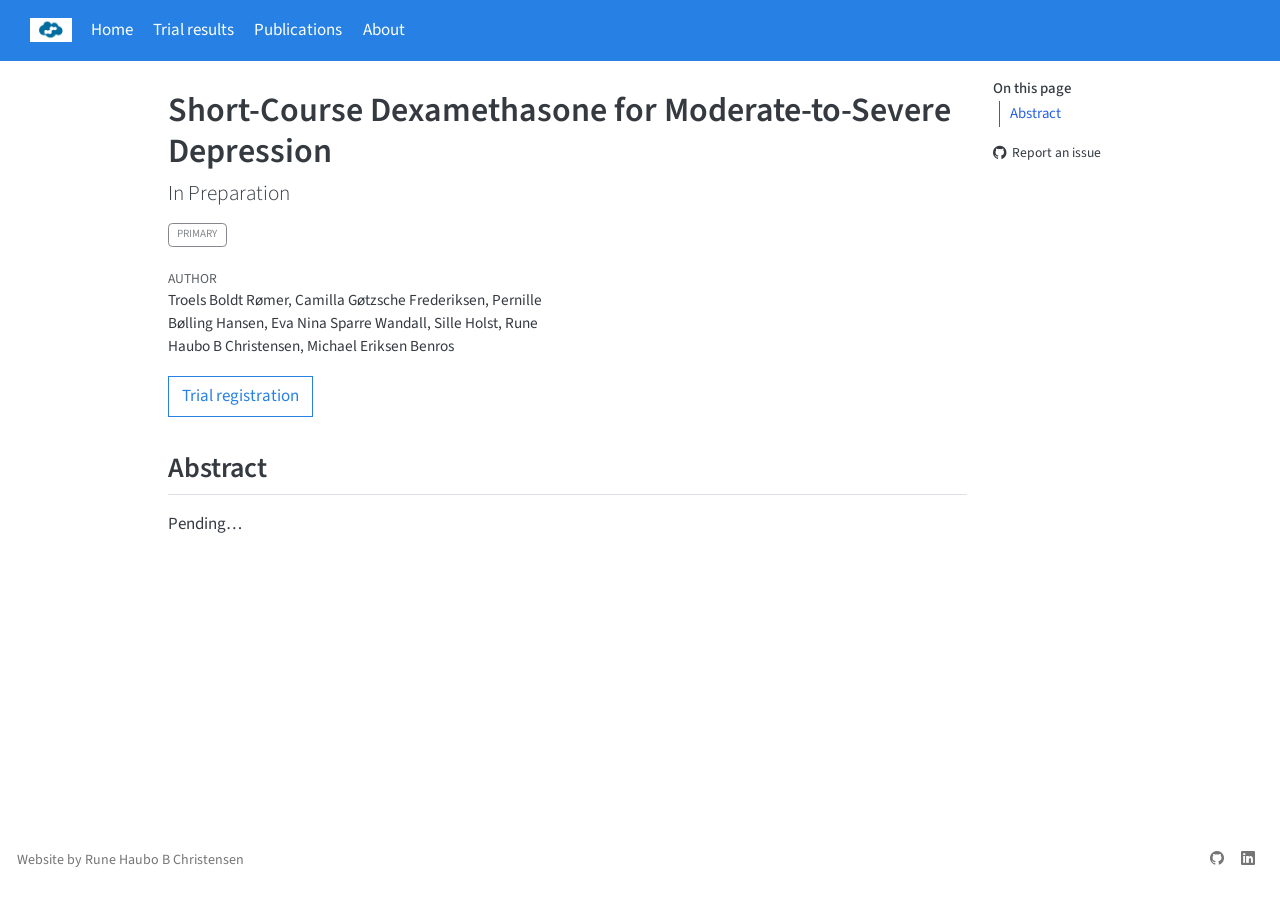
<file: docs/publications/primary-paper-2026.html>
<!DOCTYPE html>
<html xmlns="http://www.w3.org/1999/xhtml" lang="en" xml:lang="en"><head>

<meta charset="utf-8">
<meta name="generator" content="quarto-1.9.38">

<meta name="viewport" content="width=device-width, initial-scale=1.0, user-scalable=yes">


<title>Short-Course Dexamethasone for Moderate-to-Severe Depression</title>
<style>
/* Default styles provided by pandoc.
** See https://pandoc.org/MANUAL.html#variables-for-html for config info.
*/
code{white-space: pre-wrap;}
span.smallcaps{font-variant: small-caps;}
div.columns{display: flex; gap: min(4vw, 1.5em);}
div.column{flex: auto; overflow-x: auto;}
div.hanging-indent{margin-left: 1.5em; text-indent: -1.5em;}
ul.task-list{list-style: none;}
ul.task-list li input[type="checkbox"] {
  width: 0.8em;
  margin: 0 0.8em 0.2em -1em; /* quarto-specific, see https://github.com/quarto-dev/quarto-cli/issues/4556 */ 
  vertical-align: middle;
}
</style>


<script src="../site_libs/quarto-nav/quarto-nav.js"></script>
<script src="../site_libs/quarto-nav/headroom.min.js"></script>
<script src="../site_libs/clipboard/clipboard.min.js"></script>
<script src="../site_libs/quarto-search/autocomplete.umd.js"></script>
<script src="../site_libs/quarto-search/fuse.min.js"></script>
<script src="../site_libs/quarto-search/quarto-search.js"></script>
<meta name="quarto:offset" content="../">
<link href="../dexa-psych-logo.png" rel="icon" type="image/png">
<script src="../site_libs/quarto-html/quarto.js" type="module"></script>
<script src="../site_libs/quarto-html/tabsets/tabsets.js" type="module"></script>
<script src="../site_libs/quarto-html/popper.min.js"></script>
<script src="../site_libs/quarto-html/tippy.umd.min.js"></script>
<script src="../site_libs/quarto-html/anchor.min.js"></script>
<link href="../site_libs/quarto-html/tippy.css" rel="stylesheet">
<link href="../site_libs/quarto-html/quarto-syntax-highlighting-15634bcf2e68342d4ad2dfa704d543f6.css" rel="stylesheet" id="quarto-text-highlighting-styles">
<script src="../site_libs/bootstrap/bootstrap.min.js"></script>
<link href="../site_libs/bootstrap/bootstrap-icons.css" rel="stylesheet">
<link href="../site_libs/bootstrap/bootstrap-ff38ca5759cea8d2b4e40dc1c167d4da.min.css" rel="stylesheet" append-hash="true" id="quarto-bootstrap" data-mode="light">
<script id="quarto-search-options" type="application/json">{
  "location": "navbar",
  "copy-button": false,
  "collapse-after": 3,
  "panel-placement": "end",
  "type": "overlay",
  "limit": 50,
  "keyboard-shortcut": [
    "f",
    "/",
    "s"
  ],
  "show-item-context": false,
  "language": {
    "search-no-results-text": "No results",
    "search-matching-documents-text": "matching documents",
    "search-copy-link-title": "Copy link to search",
    "search-hide-matches-text": "Hide additional matches",
    "search-more-match-text": "more match in this document",
    "search-more-matches-text": "more matches in this document",
    "search-clear-button-title": "Clear",
    "search-text-placeholder": "",
    "search-detached-cancel-button-title": "Cancel",
    "search-submit-button-title": "Submit",
    "search-label": "Search"
  }
}</script>


<link rel="stylesheet" href="../styles.css">
</head>

<body class="nav-fixed quarto-light">

<div id="quarto-search-results"></div>
  <header id="quarto-header" class="headroom fixed-top">
    <nav class="navbar navbar-expand-lg " data-bs-theme="dark">
      <div class="navbar-container container-fluid">
      <div class="navbar-brand-container mx-auto">
    <a href="../index.html" class="navbar-brand navbar-brand-logo">
    <img src="../dexa-psych-logo.png" alt="" class="navbar-logo light-content">
    <img src="../dexa-psych-logo.png" alt="" class="navbar-logo dark-content">
    </a>
  </div>
          <button class="navbar-toggler" type="button" data-bs-toggle="collapse" data-bs-target="#navbarCollapse" aria-controls="navbarCollapse" role="menu" aria-expanded="false" aria-label="Toggle navigation" onclick="if (window.quartoToggleHeadroom) { window.quartoToggleHeadroom(); }">
  <span class="navbar-toggler-icon"></span>
</button>
          <div class="collapse navbar-collapse" id="navbarCollapse">
            <ul class="navbar-nav navbar-nav-scroll me-auto">
  <li class="nav-item">
    <a class="nav-link" href="../index.html"> 
<span class="menu-text">Home</span></a>
  </li>  
  <li class="nav-item">
    <a class="nav-link" href="../results.html"> 
<span class="menu-text">Trial results</span></a>
  </li>  
  <li class="nav-item">
    <a class="nav-link" href="../publications/publications.html"> 
<span class="menu-text">Publications</span></a>
  </li>  
  <li class="nav-item">
    <a class="nav-link" href="../about.html"> 
<span class="menu-text">About</span></a>
  </li>  
</ul>
          </div> <!-- /navcollapse -->
            <div class="quarto-navbar-tools">
</div>
      </div> <!-- /container-fluid -->
    </nav>
</header>
<!-- content -->
<div id="quarto-content" class="quarto-container page-columns page-rows-contents page-layout-article page-navbar">
<!-- sidebar -->
<!-- margin-sidebar -->
    <div id="quarto-margin-sidebar" class="sidebar margin-sidebar">
        <nav id="TOC" role="doc-toc" class="toc-active">
    <h2 id="toc-title">On this page</h2>
   
  <ul>
  <li><a href="#abstract" id="toc-abstract" class="nav-link active" data-scroll-target="#abstract">Abstract</a></li>
  </ul>
<div class="toc-actions"><ul><li><a href="https://github.com/Biological-and-Precision-Psychiatry/DEXA-PSYCH/issues/new" class="toc-action"><i class="bi bi-github"></i>Report an issue</a></li></ul></div></nav>
    </div>
<!-- main -->
<main class="content" id="quarto-document-content">

<header id="title-block-header" class="quarto-title-block default">
<div class="quarto-title">
<h1 class="title">Short-Course Dexamethasone for Moderate-to-Severe Depression</h1>
<p class="subtitle lead">In Preparation</p>
  <div class="quarto-categories">
    <div class="quarto-category">Primary</div>
  </div>
  </div>



<div class="quarto-title-meta">

    <div>
    <div class="quarto-title-meta-heading">Author</div>
    <div class="quarto-title-meta-contents">
             <p>Troels Boldt Rømer, Camilla Gøtzsche Frederiksen, Pernille Bølling Hansen, Eva Nina Sparre Wandall, Sille Holst, Rune Haubo B Christensen, Michael Eriksen Benros </p>
          </div>
  </div>
    
  
    
  </div>
  


</header>


<!-- [Read the paper (open access)](https://doi.org/10.1186/s13063-025-08989-2){.btn .btn-primary} -->
<p><a href="https://euclinicaltrials.eu/ctis-public/view/2022-501428-45-00?lang=en" class="btn btn-outline-primary">Trial registration</a> <!-- [TLF book](../pp-tlf-book/){.btn .btn-outline-primary} --></p>
<section id="abstract" class="level2">
<h2 class="anchored" data-anchor-id="abstract">Abstract</h2>
<p>Pending…</p>


</section>

</main> <!-- /main -->
<script id="quarto-html-after-body" type="application/javascript">
  window.document.addEventListener("DOMContentLoaded", function (event) {
    const icon = "";
    const anchorJS = new window.AnchorJS();
    anchorJS.options = {
      placement: 'right',
      icon: icon
    };
    anchorJS.add('.anchored');
    const isCodeAnnotation = (el) => {
      for (const clz of el.classList) {
        if (clz.startsWith('code-annotation-')) {                     
          return true;
        }
      }
      return false;
    }
    const onCopySuccess = function(e) {
      // button target
      const button = e.trigger;
      // don't keep focus
      button.blur();
      // flash "checked"
      button.classList.add('code-copy-button-checked');
      var currentTitle = button.getAttribute("title");
      button.setAttribute("title", "Copied!");
      let tooltip;
      if (window.bootstrap) {
        button.setAttribute("data-bs-toggle", "tooltip");
        button.setAttribute("data-bs-placement", "left");
        button.setAttribute("data-bs-title", "Copied!");
        tooltip = new bootstrap.Tooltip(button, 
          { trigger: "manual", 
            customClass: "code-copy-button-tooltip",
            offset: [0, -8]});
        tooltip.show();    
      }
      setTimeout(function() {
        if (tooltip) {
          tooltip.hide();
          button.removeAttribute("data-bs-title");
          button.removeAttribute("data-bs-toggle");
          button.removeAttribute("data-bs-placement");
        }
        button.setAttribute("title", currentTitle);
        button.classList.remove('code-copy-button-checked');
      }, 1000);
      // clear code selection
      e.clearSelection();
    }
    const getTextToCopy = function(trigger) {
      const outerScaffold = trigger.parentElement.cloneNode(true);
      const codeEl = outerScaffold.querySelector('code');
      for (const childEl of codeEl.children) {
        if (isCodeAnnotation(childEl)) {
          childEl.remove();
        }
      }
      return codeEl.innerText;
    }
    const clipboard = new window.ClipboardJS('.code-copy-button:not([data-in-quarto-modal])', {
      text: getTextToCopy
    });
    clipboard.on('success', onCopySuccess);
    if (window.document.getElementById('quarto-embedded-source-code-modal')) {
      const clipboardModal = new window.ClipboardJS('.code-copy-button[data-in-quarto-modal]', {
        text: getTextToCopy,
        container: window.document.getElementById('quarto-embedded-source-code-modal')
      });
      clipboardModal.on('success', onCopySuccess);
    }
      var localhostRegex = new RegExp(/^(?:http|https):\/\/localhost\:?[0-9]*\//);
      var mailtoRegex = new RegExp(/^mailto:/);
        var filterRegex = new RegExp('/' + window.location.host + '/');
      var isInternal = (href) => {
          return filterRegex.test(href) || localhostRegex.test(href) || mailtoRegex.test(href);
      }
      // Inspect non-navigation links and adorn them if external
     var links = window.document.querySelectorAll('a[href]:not(.nav-link):not(.navbar-brand):not(.toc-action):not(.sidebar-link):not(.sidebar-item-toggle):not(.pagination-link):not(.no-external):not([aria-hidden]):not(.dropdown-item):not(.quarto-navigation-tool):not(.about-link)');
      for (var i=0; i<links.length; i++) {
        const link = links[i];
        if (!isInternal(link.href)) {
          // undo the damage that might have been done by quarto-nav.js in the case of
          // links that we want to consider external
          if (link.dataset.originalHref !== undefined) {
            link.href = link.dataset.originalHref;
          }
        }
      }
    function tippyHover(el, contentFn, onTriggerFn, onUntriggerFn) {
      const config = {
        allowHTML: true,
        maxWidth: 500,
        delay: 100,
        arrow: false,
        appendTo: function(el) {
            return el.parentElement;
        },
        interactive: true,
        interactiveBorder: 10,
        theme: 'quarto',
        placement: 'bottom-start',
      };
      if (contentFn) {
        config.content = contentFn;
      }
      if (onTriggerFn) {
        config.onTrigger = onTriggerFn;
      }
      if (onUntriggerFn) {
        config.onUntrigger = onUntriggerFn;
      }
      window.tippy(el, config); 
    }
    const noterefs = window.document.querySelectorAll('a[role="doc-noteref"]');
    for (var i=0; i<noterefs.length; i++) {
      const ref = noterefs[i];
      tippyHover(ref, function() {
        // use id or data attribute instead here
        let href = ref.getAttribute('data-footnote-href') || ref.getAttribute('href');
        try { href = new URL(href).hash; } catch {}
        const id = href.replace(/^#\/?/, "");
        const note = window.document.getElementById(id);
        if (note) {
          return note.innerHTML;
        } else {
          return "";
        }
      });
    }
    const xrefs = window.document.querySelectorAll('a.quarto-xref');
    const processXRef = (id, note) => {
      // Strip column container classes
      const stripColumnClz = (el) => {
        el.classList.remove("page-full", "page-columns");
        if (el.children) {
          for (const child of el.children) {
            stripColumnClz(child);
          }
        }
      }
      stripColumnClz(note)
      if (id === null || id.startsWith('sec-')) {
        // Special case sections, only their first couple elements
        const container = document.createElement("div");
        if (note.children && note.children.length > 2) {
          container.appendChild(note.children[0].cloneNode(true));
          for (let i = 1; i < note.children.length; i++) {
            const child = note.children[i];
            if (child.tagName === "P" && child.innerText === "") {
              continue;
            } else {
              container.appendChild(child.cloneNode(true));
              break;
            }
          }
          if (window.Quarto?.typesetMath) {
            window.Quarto.typesetMath(container);
          }
          return container.innerHTML
        } else {
          if (window.Quarto?.typesetMath) {
            window.Quarto.typesetMath(note);
          }
          return note.innerHTML;
        }
      } else {
        // Remove any anchor links if they are present
        const anchorLink = note.querySelector('a.anchorjs-link');
        if (anchorLink) {
          anchorLink.remove();
        }
        if (window.Quarto?.typesetMath) {
          window.Quarto.typesetMath(note);
        }
        if (note.classList.contains("callout")) {
          return note.outerHTML;
        } else {
          return note.innerHTML;
        }
      }
    }
    for (var i=0; i<xrefs.length; i++) {
      const xref = xrefs[i];
      tippyHover(xref, undefined, function(instance) {
        instance.disable();
        let url = xref.getAttribute('href');
        let hash = undefined; 
        if (url.startsWith('#')) {
          hash = url;
        } else {
          try { hash = new URL(url).hash; } catch {}
        }
        if (hash) {
          const id = hash.replace(/^#\/?/, "");
          const note = window.document.getElementById(id);
          if (note !== null) {
            try {
              const html = processXRef(id, note.cloneNode(true));
              instance.setContent(html);
            } finally {
              instance.enable();
              instance.show();
            }
          } else {
            // See if we can fetch this
            fetch(url.split('#')[0])
            .then(res => res.text())
            .then(html => {
              const parser = new DOMParser();
              const htmlDoc = parser.parseFromString(html, "text/html");
              const note = htmlDoc.getElementById(id);
              if (note !== null) {
                const html = processXRef(id, note);
                instance.setContent(html);
              } 
            }).finally(() => {
              instance.enable();
              instance.show();
            });
          }
        } else {
          // See if we can fetch a full url (with no hash to target)
          // This is a special case and we should probably do some content thinning / targeting
          fetch(url)
          .then(res => res.text())
          .then(html => {
            const parser = new DOMParser();
            const htmlDoc = parser.parseFromString(html, "text/html");
            const note = htmlDoc.querySelector('main.content');
            if (note !== null) {
              // This should only happen for chapter cross references
              // (since there is no id in the URL)
              // remove the first header
              if (note.children.length > 0 && note.children[0].tagName === "HEADER") {
                note.children[0].remove();
              }
              const html = processXRef(null, note);
              instance.setContent(html);
            } 
          }).finally(() => {
            instance.enable();
            instance.show();
          });
        }
      }, function(instance) {
      });
    }
        let selectedAnnoteEl;
        const selectorForAnnotation = ( cell, annotation) => {
          let cellAttr = 'data-code-cell="' + cell + '"';
          let lineAttr = 'data-code-annotation="' +  annotation + '"';
          const selector = 'span[' + cellAttr + '][' + lineAttr + ']';
          return selector;
        }
        const selectCodeLines = (annoteEl) => {
          const doc = window.document;
          const targetCell = annoteEl.getAttribute("data-target-cell");
          const targetAnnotation = annoteEl.getAttribute("data-target-annotation");
          const annoteSpan = window.document.querySelector(selectorForAnnotation(targetCell, targetAnnotation));
          const lines = annoteSpan.getAttribute("data-code-lines").split(",");
          const lineIds = lines.map((line) => {
            return targetCell + "-" + line;
          })
          let top = null;
          let height = null;
          let parent = null;
          if (lineIds.length > 0) {
              //compute the position of the single el (top and bottom and make a div)
              const el = window.document.getElementById(lineIds[0]);
              top = el.offsetTop;
              height = el.offsetHeight;
              parent = el.parentElement.parentElement;
            if (lineIds.length > 1) {
              const lastEl = window.document.getElementById(lineIds[lineIds.length - 1]);
              const bottom = lastEl.offsetTop + lastEl.offsetHeight;
              height = bottom - top;
            }
            if (top !== null && height !== null && parent !== null) {
              // cook up a div (if necessary) and position it 
              let div = window.document.getElementById("code-annotation-line-highlight");
              if (div === null) {
                div = window.document.createElement("div");
                div.setAttribute("id", "code-annotation-line-highlight");
                div.style.position = 'absolute';
                parent.appendChild(div);
              }
              div.style.top = top - 2 + "px";
              div.style.height = height + 4 + "px";
              div.style.left = 0;
              let gutterDiv = window.document.getElementById("code-annotation-line-highlight-gutter");
              if (gutterDiv === null) {
                gutterDiv = window.document.createElement("div");
                gutterDiv.setAttribute("id", "code-annotation-line-highlight-gutter");
                gutterDiv.style.position = 'absolute';
                const codeCell = window.document.getElementById(targetCell);
                const gutter = codeCell.querySelector('.code-annotation-gutter');
                gutter.appendChild(gutterDiv);
              }
              gutterDiv.style.top = top - 2 + "px";
              gutterDiv.style.height = height + 4 + "px";
            }
            selectedAnnoteEl = annoteEl;
          }
        };
        const unselectCodeLines = () => {
          const elementsIds = ["code-annotation-line-highlight", "code-annotation-line-highlight-gutter"];
          elementsIds.forEach((elId) => {
            const div = window.document.getElementById(elId);
            if (div) {
              div.remove();
            }
          });
          selectedAnnoteEl = undefined;
        };
          // Handle positioning of the toggle
      window.addEventListener(
        "resize",
        throttle(() => {
          elRect = undefined;
          if (selectedAnnoteEl) {
            selectCodeLines(selectedAnnoteEl);
          }
        }, 10)
      );
      function throttle(fn, ms) {
      let throttle = false;
      let timer;
        return (...args) => {
          if(!throttle) { // first call gets through
              fn.apply(this, args);
              throttle = true;
          } else { // all the others get throttled
              if(timer) clearTimeout(timer); // cancel #2
              timer = setTimeout(() => {
                fn.apply(this, args);
                timer = throttle = false;
              }, ms);
          }
        };
      }
        // Attach click handler to the DT
        const annoteDls = window.document.querySelectorAll('dt[data-target-cell]');
        for (const annoteDlNode of annoteDls) {
          annoteDlNode.addEventListener('click', (event) => {
            const clickedEl = event.target;
            if (clickedEl !== selectedAnnoteEl) {
              unselectCodeLines();
              const activeEl = window.document.querySelector('dt[data-target-cell].code-annotation-active');
              if (activeEl) {
                activeEl.classList.remove('code-annotation-active');
              }
              selectCodeLines(clickedEl);
              clickedEl.classList.add('code-annotation-active');
            } else {
              // Unselect the line
              unselectCodeLines();
              clickedEl.classList.remove('code-annotation-active');
            }
          });
        }
    const findCites = (el) => {
      const parentEl = el.parentElement;
      if (parentEl) {
        const cites = parentEl.dataset.cites;
        if (cites) {
          return {
            el,
            cites: cites.split(' ')
          };
        } else {
          return findCites(el.parentElement)
        }
      } else {
        return undefined;
      }
    };
    var bibliorefs = window.document.querySelectorAll('a[role="doc-biblioref"]');
    for (var i=0; i<bibliorefs.length; i++) {
      const ref = bibliorefs[i];
      const citeInfo = findCites(ref);
      if (citeInfo) {
        tippyHover(citeInfo.el, function() {
          var popup = window.document.createElement('div');
          citeInfo.cites.forEach(function(cite) {
            var citeDiv = window.document.createElement('div');
            citeDiv.classList.add('hanging-indent');
            citeDiv.classList.add('csl-entry');
            var biblioDiv = window.document.getElementById('ref-' + cite);
            if (biblioDiv) {
              citeDiv.innerHTML = biblioDiv.innerHTML;
            }
            popup.appendChild(citeDiv);
          });
          return popup.innerHTML;
        });
      }
    }
  });
  </script>
</div> <!-- /content -->
<footer class="footer">
  <div class="nav-footer">
    <div class="nav-footer-left">
<p>Website by Rune Haubo B Christensen</p>
</div>   
    <div class="nav-footer-center">
      &nbsp;
    <div class="toc-actions d-sm-block d-md-none"><ul><li><a href="https://github.com/Biological-and-Precision-Psychiatry/DEXA-PSYCH/issues/new" class="toc-action"><i class="bi bi-github"></i>Report an issue</a></li></ul></div></div>
    <div class="nav-footer-right">
      <ul class="footer-items list-unstyled">
    <li class="nav-item compact">
    <a class="nav-link" href="https://github.com/Biological-and-Precision-Psychiatry">
      <i class="bi bi-github" role="img">
</i> 
    </a>
  </li>  
    <li class="nav-item compact">
    <a class="nav-link" href="https://dk.linkedin.com/company/copenhagen-biological-and-precision-psychiatry">
      <i class="bi bi-linkedin" role="img">
</i> 
    </a>
  </li>  
</ul>
    </div>
  </div>
</footer>




</body></html>
</file>
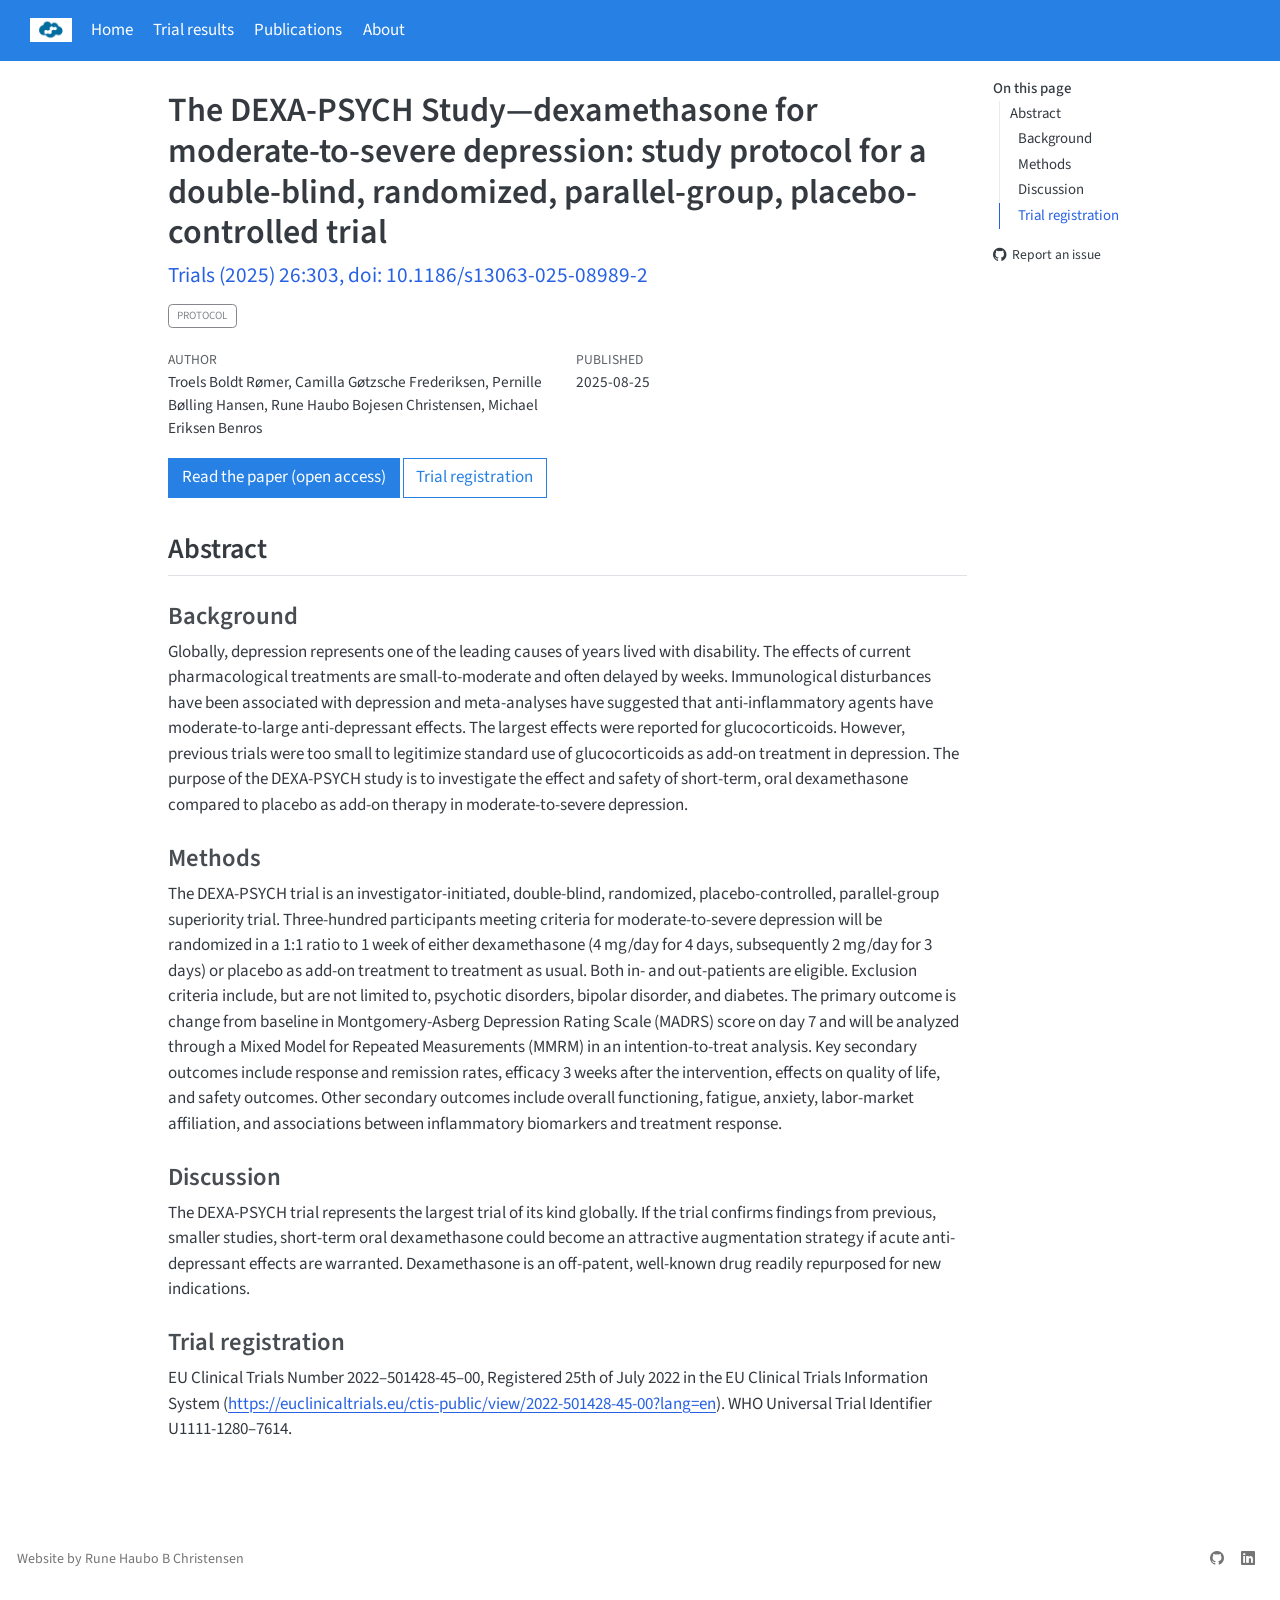
<file: docs/publications/protocol-paper-2025.html>
<!DOCTYPE html>
<html xmlns="http://www.w3.org/1999/xhtml" lang="en" xml:lang="en"><head>

<meta charset="utf-8">
<meta name="generator" content="quarto-1.9.38">

<meta name="viewport" content="width=device-width, initial-scale=1.0, user-scalable=yes">

<meta name="dcterms.date" content="2025-08-25">

<title>The DEXA-PSYCH Study—dexamethasone for moderate-to-severe depression: study protocol for a double-blind, randomized, parallel-group, placebo-controlled trial</title>
<style>
/* Default styles provided by pandoc.
** See https://pandoc.org/MANUAL.html#variables-for-html for config info.
*/
code{white-space: pre-wrap;}
span.smallcaps{font-variant: small-caps;}
div.columns{display: flex; gap: min(4vw, 1.5em);}
div.column{flex: auto; overflow-x: auto;}
div.hanging-indent{margin-left: 1.5em; text-indent: -1.5em;}
ul.task-list{list-style: none;}
ul.task-list li input[type="checkbox"] {
  width: 0.8em;
  margin: 0 0.8em 0.2em -1em; /* quarto-specific, see https://github.com/quarto-dev/quarto-cli/issues/4556 */ 
  vertical-align: middle;
}
</style>


<script src="../site_libs/quarto-nav/quarto-nav.js"></script>
<script src="../site_libs/quarto-nav/headroom.min.js"></script>
<script src="../site_libs/clipboard/clipboard.min.js"></script>
<script src="../site_libs/quarto-search/autocomplete.umd.js"></script>
<script src="../site_libs/quarto-search/fuse.min.js"></script>
<script src="../site_libs/quarto-search/quarto-search.js"></script>
<meta name="quarto:offset" content="../">
<link href="../dexa-psych-logo.png" rel="icon" type="image/png">
<script src="../site_libs/quarto-html/quarto.js" type="module"></script>
<script src="../site_libs/quarto-html/tabsets/tabsets.js" type="module"></script>
<script src="../site_libs/quarto-html/popper.min.js"></script>
<script src="../site_libs/quarto-html/tippy.umd.min.js"></script>
<script src="../site_libs/quarto-html/anchor.min.js"></script>
<link href="../site_libs/quarto-html/tippy.css" rel="stylesheet">
<link href="../site_libs/quarto-html/quarto-syntax-highlighting-15634bcf2e68342d4ad2dfa704d543f6.css" rel="stylesheet" id="quarto-text-highlighting-styles">
<script src="../site_libs/bootstrap/bootstrap.min.js"></script>
<link href="../site_libs/bootstrap/bootstrap-icons.css" rel="stylesheet">
<link href="../site_libs/bootstrap/bootstrap-ff38ca5759cea8d2b4e40dc1c167d4da.min.css" rel="stylesheet" append-hash="true" id="quarto-bootstrap" data-mode="light">
<script id="quarto-search-options" type="application/json">{
  "location": "navbar",
  "copy-button": false,
  "collapse-after": 3,
  "panel-placement": "end",
  "type": "overlay",
  "limit": 50,
  "keyboard-shortcut": [
    "f",
    "/",
    "s"
  ],
  "show-item-context": false,
  "language": {
    "search-no-results-text": "No results",
    "search-matching-documents-text": "matching documents",
    "search-copy-link-title": "Copy link to search",
    "search-hide-matches-text": "Hide additional matches",
    "search-more-match-text": "more match in this document",
    "search-more-matches-text": "more matches in this document",
    "search-clear-button-title": "Clear",
    "search-text-placeholder": "",
    "search-detached-cancel-button-title": "Cancel",
    "search-submit-button-title": "Submit",
    "search-label": "Search"
  }
}</script>


<link rel="stylesheet" href="../styles.css">
</head>

<body class="nav-fixed quarto-light">

<div id="quarto-search-results"></div>
  <header id="quarto-header" class="headroom fixed-top">
    <nav class="navbar navbar-expand-lg " data-bs-theme="dark">
      <div class="navbar-container container-fluid">
      <div class="navbar-brand-container mx-auto">
    <a href="../index.html" class="navbar-brand navbar-brand-logo">
    <img src="../dexa-psych-logo.png" alt="" class="navbar-logo light-content">
    <img src="../dexa-psych-logo.png" alt="" class="navbar-logo dark-content">
    </a>
  </div>
          <button class="navbar-toggler" type="button" data-bs-toggle="collapse" data-bs-target="#navbarCollapse" aria-controls="navbarCollapse" role="menu" aria-expanded="false" aria-label="Toggle navigation" onclick="if (window.quartoToggleHeadroom) { window.quartoToggleHeadroom(); }">
  <span class="navbar-toggler-icon"></span>
</button>
          <div class="collapse navbar-collapse" id="navbarCollapse">
            <ul class="navbar-nav navbar-nav-scroll me-auto">
  <li class="nav-item">
    <a class="nav-link" href="../index.html"> 
<span class="menu-text">Home</span></a>
  </li>  
  <li class="nav-item">
    <a class="nav-link" href="../results.html"> 
<span class="menu-text">Trial results</span></a>
  </li>  
  <li class="nav-item">
    <a class="nav-link" href="../publications/publications.html"> 
<span class="menu-text">Publications</span></a>
  </li>  
  <li class="nav-item">
    <a class="nav-link" href="../about.html"> 
<span class="menu-text">About</span></a>
  </li>  
</ul>
          </div> <!-- /navcollapse -->
            <div class="quarto-navbar-tools">
</div>
      </div> <!-- /container-fluid -->
    </nav>
</header>
<!-- content -->
<div id="quarto-content" class="quarto-container page-columns page-rows-contents page-layout-article page-navbar">
<!-- sidebar -->
<!-- margin-sidebar -->
    <div id="quarto-margin-sidebar" class="sidebar margin-sidebar">
        <nav id="TOC" role="doc-toc" class="toc-active">
    <h2 id="toc-title">On this page</h2>
   
  <ul>
  <li><a href="#abstract" id="toc-abstract" class="nav-link active" data-scroll-target="#abstract">Abstract</a>
  <ul class="collapse">
  <li><a href="#background" id="toc-background" class="nav-link" data-scroll-target="#background">Background</a></li>
  <li><a href="#methods" id="toc-methods" class="nav-link" data-scroll-target="#methods">Methods</a></li>
  <li><a href="#discussion" id="toc-discussion" class="nav-link" data-scroll-target="#discussion">Discussion</a></li>
  <li><a href="#trial-registration" id="toc-trial-registration" class="nav-link" data-scroll-target="#trial-registration">Trial registration</a></li>
  </ul></li>
  </ul>
<div class="toc-actions"><ul><li><a href="https://github.com/Biological-and-Precision-Psychiatry/DEXA-PSYCH/issues/new" class="toc-action"><i class="bi bi-github"></i>Report an issue</a></li></ul></div></nav>
    </div>
<!-- main -->
<main class="content" id="quarto-document-content">

<header id="title-block-header" class="quarto-title-block default">
<div class="quarto-title">
<h1 class="title">The DEXA-PSYCH Study—dexamethasone for moderate-to-severe depression: study protocol for a double-blind, randomized, parallel-group, placebo-controlled trial</h1>
<p class="subtitle lead"><a href="https://doi.org/10.1186/s13063-025-08989-2">Trials (2025) 26:303, doi: 10.1186/s13063-025-08989-2</a></p>
  <div class="quarto-categories">
    <div class="quarto-category">Protocol</div>
  </div>
  </div>



<div class="quarto-title-meta">

    <div>
    <div class="quarto-title-meta-heading">Author</div>
    <div class="quarto-title-meta-contents">
             <p>Troels Boldt Rømer, Camilla Gøtzsche Frederiksen, Pernille Bølling Hansen, Rune Haubo Bojesen Christensen, Michael Eriksen Benros </p>
          </div>
  </div>
    
    <div>
    <div class="quarto-title-meta-heading">Published</div>
    <div class="quarto-title-meta-contents">
      <p class="date">2025-08-25</p>
    </div>
  </div>
  
    
  </div>
  


</header>


<p><a href="https://doi.org/10.1186/s13063-025-08989-2" class="btn btn-primary">Read the paper (open access)</a> <a href="https://euclinicaltrials.eu/ctis-public/view/2022-501428-45-00?lang=en" class="btn btn-outline-primary">Trial registration</a> <!-- [TLF book](../pp-tlf-book/){.btn .btn-outline-primary} --></p>
<section id="abstract" class="level2">
<h2 class="anchored" data-anchor-id="abstract">Abstract</h2>
<section id="background" class="level3">
<h3 class="anchored" data-anchor-id="background">Background</h3>
<p>Globally, depression represents one of the leading causes of years lived with disability. The effects of current pharmacological treatments are small-to-moderate and often delayed by weeks. Immunological disturbances have been associated with depression and meta-analyses have suggested that anti-inflammatory agents have moderate-to-large anti-depressant effects. The largest effects were reported for glucocorticoids. However, previous trials were too small to legitimize standard use of glucocorticoids as add-on treatment in depression. The purpose of the DEXA-PSYCH study is to investigate the effect and safety of short-term, oral dexamethasone compared to placebo as add-on therapy in moderate-to-severe depression.</p>
</section>
<section id="methods" class="level3">
<h3 class="anchored" data-anchor-id="methods">Methods</h3>
<p>The DEXA-PSYCH trial is an investigator-initiated, double-blind, randomized, placebo-controlled, parallel-group superiority trial. Three-hundred participants meeting criteria for moderate-to-severe depression will be randomized in a 1:1 ratio to 1 week of either dexamethasone (4 mg/day for 4 days, subsequently 2 mg/day for 3 days) or placebo as add-on treatment to treatment as usual. Both in- and out-patients are eligible. Exclusion criteria include, but are not limited to, psychotic disorders, bipolar disorder, and diabetes. The primary outcome is change from baseline in Montgomery-Asberg Depression Rating Scale (MADRS) score on day 7 and will be analyzed through a Mixed Model for Repeated Measurements (MMRM) in an intention-to-treat analysis. Key secondary outcomes include response and remission rates, efficacy 3 weeks after the intervention, effects on quality of life, and safety outcomes. Other secondary outcomes include overall functioning, fatigue, anxiety, labor-market affiliation, and associations between inflammatory biomarkers and treatment response.</p>
</section>
<section id="discussion" class="level3">
<h3 class="anchored" data-anchor-id="discussion">Discussion</h3>
<p>The DEXA-PSYCH trial represents the largest trial of its kind globally. If the trial confirms findings from previous, smaller studies, short-term oral dexamethasone could become an attractive augmentation strategy if acute anti-depressant effects are warranted. Dexamethasone is an off-patent, well-known drug readily repurposed for new indications.</p>
</section>
<section id="trial-registration" class="level3">
<h3 class="anchored" data-anchor-id="trial-registration">Trial registration</h3>
<p>EU Clinical Trials Number 2022–501428-45–00, Registered 25th of July 2022 in the EU Clinical Trials Information System (<a href="https://euclinicaltrials.eu/ctis-public/view/2022-501428-45-00?lang=en" class="uri">https://euclinicaltrials.eu/ctis-public/view/2022-501428-45-00?lang=en</a>). WHO Universal Trial Identifier U1111-1280–7614.</p>


</section>
</section>

</main> <!-- /main -->
<script id="quarto-html-after-body" type="application/javascript">
  window.document.addEventListener("DOMContentLoaded", function (event) {
    const icon = "";
    const anchorJS = new window.AnchorJS();
    anchorJS.options = {
      placement: 'right',
      icon: icon
    };
    anchorJS.add('.anchored');
    const isCodeAnnotation = (el) => {
      for (const clz of el.classList) {
        if (clz.startsWith('code-annotation-')) {                     
          return true;
        }
      }
      return false;
    }
    const onCopySuccess = function(e) {
      // button target
      const button = e.trigger;
      // don't keep focus
      button.blur();
      // flash "checked"
      button.classList.add('code-copy-button-checked');
      var currentTitle = button.getAttribute("title");
      button.setAttribute("title", "Copied!");
      let tooltip;
      if (window.bootstrap) {
        button.setAttribute("data-bs-toggle", "tooltip");
        button.setAttribute("data-bs-placement", "left");
        button.setAttribute("data-bs-title", "Copied!");
        tooltip = new bootstrap.Tooltip(button, 
          { trigger: "manual", 
            customClass: "code-copy-button-tooltip",
            offset: [0, -8]});
        tooltip.show();    
      }
      setTimeout(function() {
        if (tooltip) {
          tooltip.hide();
          button.removeAttribute("data-bs-title");
          button.removeAttribute("data-bs-toggle");
          button.removeAttribute("data-bs-placement");
        }
        button.setAttribute("title", currentTitle);
        button.classList.remove('code-copy-button-checked');
      }, 1000);
      // clear code selection
      e.clearSelection();
    }
    const getTextToCopy = function(trigger) {
      const outerScaffold = trigger.parentElement.cloneNode(true);
      const codeEl = outerScaffold.querySelector('code');
      for (const childEl of codeEl.children) {
        if (isCodeAnnotation(childEl)) {
          childEl.remove();
        }
      }
      return codeEl.innerText;
    }
    const clipboard = new window.ClipboardJS('.code-copy-button:not([data-in-quarto-modal])', {
      text: getTextToCopy
    });
    clipboard.on('success', onCopySuccess);
    if (window.document.getElementById('quarto-embedded-source-code-modal')) {
      const clipboardModal = new window.ClipboardJS('.code-copy-button[data-in-quarto-modal]', {
        text: getTextToCopy,
        container: window.document.getElementById('quarto-embedded-source-code-modal')
      });
      clipboardModal.on('success', onCopySuccess);
    }
      var localhostRegex = new RegExp(/^(?:http|https):\/\/localhost\:?[0-9]*\//);
      var mailtoRegex = new RegExp(/^mailto:/);
        var filterRegex = new RegExp('/' + window.location.host + '/');
      var isInternal = (href) => {
          return filterRegex.test(href) || localhostRegex.test(href) || mailtoRegex.test(href);
      }
      // Inspect non-navigation links and adorn them if external
     var links = window.document.querySelectorAll('a[href]:not(.nav-link):not(.navbar-brand):not(.toc-action):not(.sidebar-link):not(.sidebar-item-toggle):not(.pagination-link):not(.no-external):not([aria-hidden]):not(.dropdown-item):not(.quarto-navigation-tool):not(.about-link)');
      for (var i=0; i<links.length; i++) {
        const link = links[i];
        if (!isInternal(link.href)) {
          // undo the damage that might have been done by quarto-nav.js in the case of
          // links that we want to consider external
          if (link.dataset.originalHref !== undefined) {
            link.href = link.dataset.originalHref;
          }
        }
      }
    function tippyHover(el, contentFn, onTriggerFn, onUntriggerFn) {
      const config = {
        allowHTML: true,
        maxWidth: 500,
        delay: 100,
        arrow: false,
        appendTo: function(el) {
            return el.parentElement;
        },
        interactive: true,
        interactiveBorder: 10,
        theme: 'quarto',
        placement: 'bottom-start',
      };
      if (contentFn) {
        config.content = contentFn;
      }
      if (onTriggerFn) {
        config.onTrigger = onTriggerFn;
      }
      if (onUntriggerFn) {
        config.onUntrigger = onUntriggerFn;
      }
      window.tippy(el, config); 
    }
    const noterefs = window.document.querySelectorAll('a[role="doc-noteref"]');
    for (var i=0; i<noterefs.length; i++) {
      const ref = noterefs[i];
      tippyHover(ref, function() {
        // use id or data attribute instead here
        let href = ref.getAttribute('data-footnote-href') || ref.getAttribute('href');
        try { href = new URL(href).hash; } catch {}
        const id = href.replace(/^#\/?/, "");
        const note = window.document.getElementById(id);
        if (note) {
          return note.innerHTML;
        } else {
          return "";
        }
      });
    }
    const xrefs = window.document.querySelectorAll('a.quarto-xref');
    const processXRef = (id, note) => {
      // Strip column container classes
      const stripColumnClz = (el) => {
        el.classList.remove("page-full", "page-columns");
        if (el.children) {
          for (const child of el.children) {
            stripColumnClz(child);
          }
        }
      }
      stripColumnClz(note)
      if (id === null || id.startsWith('sec-')) {
        // Special case sections, only their first couple elements
        const container = document.createElement("div");
        if (note.children && note.children.length > 2) {
          container.appendChild(note.children[0].cloneNode(true));
          for (let i = 1; i < note.children.length; i++) {
            const child = note.children[i];
            if (child.tagName === "P" && child.innerText === "") {
              continue;
            } else {
              container.appendChild(child.cloneNode(true));
              break;
            }
          }
          if (window.Quarto?.typesetMath) {
            window.Quarto.typesetMath(container);
          }
          return container.innerHTML
        } else {
          if (window.Quarto?.typesetMath) {
            window.Quarto.typesetMath(note);
          }
          return note.innerHTML;
        }
      } else {
        // Remove any anchor links if they are present
        const anchorLink = note.querySelector('a.anchorjs-link');
        if (anchorLink) {
          anchorLink.remove();
        }
        if (window.Quarto?.typesetMath) {
          window.Quarto.typesetMath(note);
        }
        if (note.classList.contains("callout")) {
          return note.outerHTML;
        } else {
          return note.innerHTML;
        }
      }
    }
    for (var i=0; i<xrefs.length; i++) {
      const xref = xrefs[i];
      tippyHover(xref, undefined, function(instance) {
        instance.disable();
        let url = xref.getAttribute('href');
        let hash = undefined; 
        if (url.startsWith('#')) {
          hash = url;
        } else {
          try { hash = new URL(url).hash; } catch {}
        }
        if (hash) {
          const id = hash.replace(/^#\/?/, "");
          const note = window.document.getElementById(id);
          if (note !== null) {
            try {
              const html = processXRef(id, note.cloneNode(true));
              instance.setContent(html);
            } finally {
              instance.enable();
              instance.show();
            }
          } else {
            // See if we can fetch this
            fetch(url.split('#')[0])
            .then(res => res.text())
            .then(html => {
              const parser = new DOMParser();
              const htmlDoc = parser.parseFromString(html, "text/html");
              const note = htmlDoc.getElementById(id);
              if (note !== null) {
                const html = processXRef(id, note);
                instance.setContent(html);
              } 
            }).finally(() => {
              instance.enable();
              instance.show();
            });
          }
        } else {
          // See if we can fetch a full url (with no hash to target)
          // This is a special case and we should probably do some content thinning / targeting
          fetch(url)
          .then(res => res.text())
          .then(html => {
            const parser = new DOMParser();
            const htmlDoc = parser.parseFromString(html, "text/html");
            const note = htmlDoc.querySelector('main.content');
            if (note !== null) {
              // This should only happen for chapter cross references
              // (since there is no id in the URL)
              // remove the first header
              if (note.children.length > 0 && note.children[0].tagName === "HEADER") {
                note.children[0].remove();
              }
              const html = processXRef(null, note);
              instance.setContent(html);
            } 
          }).finally(() => {
            instance.enable();
            instance.show();
          });
        }
      }, function(instance) {
      });
    }
        let selectedAnnoteEl;
        const selectorForAnnotation = ( cell, annotation) => {
          let cellAttr = 'data-code-cell="' + cell + '"';
          let lineAttr = 'data-code-annotation="' +  annotation + '"';
          const selector = 'span[' + cellAttr + '][' + lineAttr + ']';
          return selector;
        }
        const selectCodeLines = (annoteEl) => {
          const doc = window.document;
          const targetCell = annoteEl.getAttribute("data-target-cell");
          const targetAnnotation = annoteEl.getAttribute("data-target-annotation");
          const annoteSpan = window.document.querySelector(selectorForAnnotation(targetCell, targetAnnotation));
          const lines = annoteSpan.getAttribute("data-code-lines").split(",");
          const lineIds = lines.map((line) => {
            return targetCell + "-" + line;
          })
          let top = null;
          let height = null;
          let parent = null;
          if (lineIds.length > 0) {
              //compute the position of the single el (top and bottom and make a div)
              const el = window.document.getElementById(lineIds[0]);
              top = el.offsetTop;
              height = el.offsetHeight;
              parent = el.parentElement.parentElement;
            if (lineIds.length > 1) {
              const lastEl = window.document.getElementById(lineIds[lineIds.length - 1]);
              const bottom = lastEl.offsetTop + lastEl.offsetHeight;
              height = bottom - top;
            }
            if (top !== null && height !== null && parent !== null) {
              // cook up a div (if necessary) and position it 
              let div = window.document.getElementById("code-annotation-line-highlight");
              if (div === null) {
                div = window.document.createElement("div");
                div.setAttribute("id", "code-annotation-line-highlight");
                div.style.position = 'absolute';
                parent.appendChild(div);
              }
              div.style.top = top - 2 + "px";
              div.style.height = height + 4 + "px";
              div.style.left = 0;
              let gutterDiv = window.document.getElementById("code-annotation-line-highlight-gutter");
              if (gutterDiv === null) {
                gutterDiv = window.document.createElement("div");
                gutterDiv.setAttribute("id", "code-annotation-line-highlight-gutter");
                gutterDiv.style.position = 'absolute';
                const codeCell = window.document.getElementById(targetCell);
                const gutter = codeCell.querySelector('.code-annotation-gutter');
                gutter.appendChild(gutterDiv);
              }
              gutterDiv.style.top = top - 2 + "px";
              gutterDiv.style.height = height + 4 + "px";
            }
            selectedAnnoteEl = annoteEl;
          }
        };
        const unselectCodeLines = () => {
          const elementsIds = ["code-annotation-line-highlight", "code-annotation-line-highlight-gutter"];
          elementsIds.forEach((elId) => {
            const div = window.document.getElementById(elId);
            if (div) {
              div.remove();
            }
          });
          selectedAnnoteEl = undefined;
        };
          // Handle positioning of the toggle
      window.addEventListener(
        "resize",
        throttle(() => {
          elRect = undefined;
          if (selectedAnnoteEl) {
            selectCodeLines(selectedAnnoteEl);
          }
        }, 10)
      );
      function throttle(fn, ms) {
      let throttle = false;
      let timer;
        return (...args) => {
          if(!throttle) { // first call gets through
              fn.apply(this, args);
              throttle = true;
          } else { // all the others get throttled
              if(timer) clearTimeout(timer); // cancel #2
              timer = setTimeout(() => {
                fn.apply(this, args);
                timer = throttle = false;
              }, ms);
          }
        };
      }
        // Attach click handler to the DT
        const annoteDls = window.document.querySelectorAll('dt[data-target-cell]');
        for (const annoteDlNode of annoteDls) {
          annoteDlNode.addEventListener('click', (event) => {
            const clickedEl = event.target;
            if (clickedEl !== selectedAnnoteEl) {
              unselectCodeLines();
              const activeEl = window.document.querySelector('dt[data-target-cell].code-annotation-active');
              if (activeEl) {
                activeEl.classList.remove('code-annotation-active');
              }
              selectCodeLines(clickedEl);
              clickedEl.classList.add('code-annotation-active');
            } else {
              // Unselect the line
              unselectCodeLines();
              clickedEl.classList.remove('code-annotation-active');
            }
          });
        }
    const findCites = (el) => {
      const parentEl = el.parentElement;
      if (parentEl) {
        const cites = parentEl.dataset.cites;
        if (cites) {
          return {
            el,
            cites: cites.split(' ')
          };
        } else {
          return findCites(el.parentElement)
        }
      } else {
        return undefined;
      }
    };
    var bibliorefs = window.document.querySelectorAll('a[role="doc-biblioref"]');
    for (var i=0; i<bibliorefs.length; i++) {
      const ref = bibliorefs[i];
      const citeInfo = findCites(ref);
      if (citeInfo) {
        tippyHover(citeInfo.el, function() {
          var popup = window.document.createElement('div');
          citeInfo.cites.forEach(function(cite) {
            var citeDiv = window.document.createElement('div');
            citeDiv.classList.add('hanging-indent');
            citeDiv.classList.add('csl-entry');
            var biblioDiv = window.document.getElementById('ref-' + cite);
            if (biblioDiv) {
              citeDiv.innerHTML = biblioDiv.innerHTML;
            }
            popup.appendChild(citeDiv);
          });
          return popup.innerHTML;
        });
      }
    }
  });
  </script>
</div> <!-- /content -->
<footer class="footer">
  <div class="nav-footer">
    <div class="nav-footer-left">
<p>Website by Rune Haubo B Christensen</p>
</div>   
    <div class="nav-footer-center">
      &nbsp;
    <div class="toc-actions d-sm-block d-md-none"><ul><li><a href="https://github.com/Biological-and-Precision-Psychiatry/DEXA-PSYCH/issues/new" class="toc-action"><i class="bi bi-github"></i>Report an issue</a></li></ul></div></div>
    <div class="nav-footer-right">
      <ul class="footer-items list-unstyled">
    <li class="nav-item compact">
    <a class="nav-link" href="https://github.com/Biological-and-Precision-Psychiatry">
      <i class="bi bi-github" role="img">
</i> 
    </a>
  </li>  
    <li class="nav-item compact">
    <a class="nav-link" href="https://dk.linkedin.com/company/copenhagen-biological-and-precision-psychiatry">
      <i class="bi bi-linkedin" role="img">
</i> 
    </a>
  </li>  
</ul>
    </div>
  </div>
</footer>




</body></html>
</file>
<file: docs/site_libs/quarto-html/tippy.css>
.tippy-box[data-animation=fade][data-state=hidden]{opacity:0}[data-tippy-root]{max-width:calc(100vw - 10px)}.tippy-box{position:relative;background-color:#333;color:#fff;border-radius:4px;font-size:14px;line-height:1.4;white-space:normal;outline:0;transition-property:transform,visibility,opacity}.tippy-box[data-placement^=top]>.tippy-arrow{bottom:0}.tippy-box[data-placement^=top]>.tippy-arrow:before{bottom:-7px;left:0;border-width:8px 8px 0;border-top-color:initial;transform-origin:center top}.tippy-box[data-placement^=bottom]>.tippy-arrow{top:0}.tippy-box[data-placement^=bottom]>.tippy-arrow:before{top:-7px;left:0;border-width:0 8px 8px;border-bottom-color:initial;transform-origin:center bottom}.tippy-box[data-placement^=left]>.tippy-arrow{right:0}.tippy-box[data-placement^=left]>.tippy-arrow:before{border-width:8px 0 8px 8px;border-left-color:initial;right:-7px;transform-origin:center left}.tippy-box[data-placement^=right]>.tippy-arrow{left:0}.tippy-box[data-placement^=right]>.tippy-arrow:before{left:-7px;border-width:8px 8px 8px 0;border-right-color:initial;transform-origin:center right}.tippy-box[data-inertia][data-state=visible]{transition-timing-function:cubic-bezier(.54,1.5,.38,1.11)}.tippy-arrow{width:16px;height:16px;color:#333}.tippy-arrow:before{content:"";position:absolute;border-color:transparent;border-style:solid}.tippy-content{position:relative;padding:5px 9px;z-index:1}
</file>
<file: docs/site_libs/quarto-html/quarto-syntax-highlighting-15634bcf2e68342d4ad2dfa704d543f6.css>
/* quarto syntax highlight colors */
:root {
  --quarto-hl-ot-color: #003B4F;
  --quarto-hl-at-color: #657422;
  --quarto-hl-ss-color: #20794D;
  --quarto-hl-an-color: #5E5E5E;
  --quarto-hl-fu-color: #4758AB;
  --quarto-hl-st-color: #20794D;
  --quarto-hl-cf-color: #003B4F;
  --quarto-hl-op-color: #5E5E5E;
  --quarto-hl-er-color: #AD0000;
  --quarto-hl-bn-color: #AD0000;
  --quarto-hl-al-color: #AD0000;
  --quarto-hl-va-color: #111111;
  --quarto-hl-bu-color: inherit;
  --quarto-hl-ex-color: inherit;
  --quarto-hl-pp-color: #AD0000;
  --quarto-hl-in-color: #5E5E5E;
  --quarto-hl-vs-color: #20794D;
  --quarto-hl-wa-color: #5E5E5E;
  --quarto-hl-do-color: #5E5E5E;
  --quarto-hl-im-color: #00769E;
  --quarto-hl-ch-color: #20794D;
  --quarto-hl-dt-color: #AD0000;
  --quarto-hl-fl-color: #AD0000;
  --quarto-hl-co-color: #5E5E5E;
  --quarto-hl-cv-color: #5E5E5E;
  --quarto-hl-cn-color: #8f5902;
  --quarto-hl-sc-color: #5E5E5E;
  --quarto-hl-dv-color: #AD0000;
  --quarto-hl-kw-color: #003B4F;
}

/* other quarto variables */
:root {
  --quarto-font-monospace: SFMono-Regular, Menlo, Monaco, Consolas, "Liberation Mono", "Courier New", monospace;
}

/* syntax highlight based on Pandoc's rules */
pre > code.sourceCode > span {
  color: #003B4F;
}

code.sourceCode > span {
  color: #003B4F;
}

div.sourceCode,
div.sourceCode pre.sourceCode {
  color: #003B4F;
}

/* Normal */
code span {
  color: #003B4F;
}

/* Alert */
code span.al {
  color: #AD0000;
  font-style: inherit;
}

/* Annotation */
code span.an {
  color: #5E5E5E;
  font-style: inherit;
}

/* Attribute */
code span.at {
  color: #657422;
  font-style: inherit;
}

/* BaseN */
code span.bn {
  color: #AD0000;
  font-style: inherit;
}

/* BuiltIn */
code span.bu {
  font-style: inherit;
}

/* ControlFlow */
code span.cf {
  color: #003B4F;
  font-weight: bold;
  font-style: inherit;
}

/* Char */
code span.ch {
  color: #20794D;
  font-style: inherit;
}

/* Constant */
code span.cn {
  color: #8f5902;
  font-style: inherit;
}

/* Comment */
code span.co {
  color: #5E5E5E;
  font-style: inherit;
}

/* CommentVar */
code span.cv {
  color: #5E5E5E;
  font-style: italic;
}

/* Documentation */
code span.do {
  color: #5E5E5E;
  font-style: italic;
}

/* DataType */
code span.dt {
  color: #AD0000;
  font-style: inherit;
}

/* DecVal */
code span.dv {
  color: #AD0000;
  font-style: inherit;
}

/* Error */
code span.er {
  color: #AD0000;
  font-style: inherit;
}

/* Extension */
code span.ex {
  font-style: inherit;
}

/* Float */
code span.fl {
  color: #AD0000;
  font-style: inherit;
}

/* Function */
code span.fu {
  color: #4758AB;
  font-style: inherit;
}

/* Import */
code span.im {
  color: #00769E;
  font-style: inherit;
}

/* Information */
code span.in {
  color: #5E5E5E;
  font-style: inherit;
}

/* Keyword */
code span.kw {
  color: #003B4F;
  font-weight: bold;
  font-style: inherit;
}

/* Operator */
code span.op {
  color: #5E5E5E;
  font-style: inherit;
}

/* Other */
code span.ot {
  color: #003B4F;
  font-style: inherit;
}

/* Preprocessor */
code span.pp {
  color: #AD0000;
  font-style: inherit;
}

/* SpecialChar */
code span.sc {
  color: #5E5E5E;
  font-style: inherit;
}

/* SpecialString */
code span.ss {
  color: #20794D;
  font-style: inherit;
}

/* String */
code span.st {
  color: #20794D;
  font-style: inherit;
}

/* Variable */
code span.va {
  color: #111111;
  font-style: inherit;
}

/* VerbatimString */
code span.vs {
  color: #20794D;
  font-style: inherit;
}

/* Warning */
code span.wa {
  color: #5E5E5E;
  font-style: italic;
}

.prevent-inlining {
  content: "</";
}

/*# sourceMappingURL=f23921c56f73e400b49028c9186a1aa0.css.map */
</file>
<file: docs/styles.css>
/* css styles */
</file>
